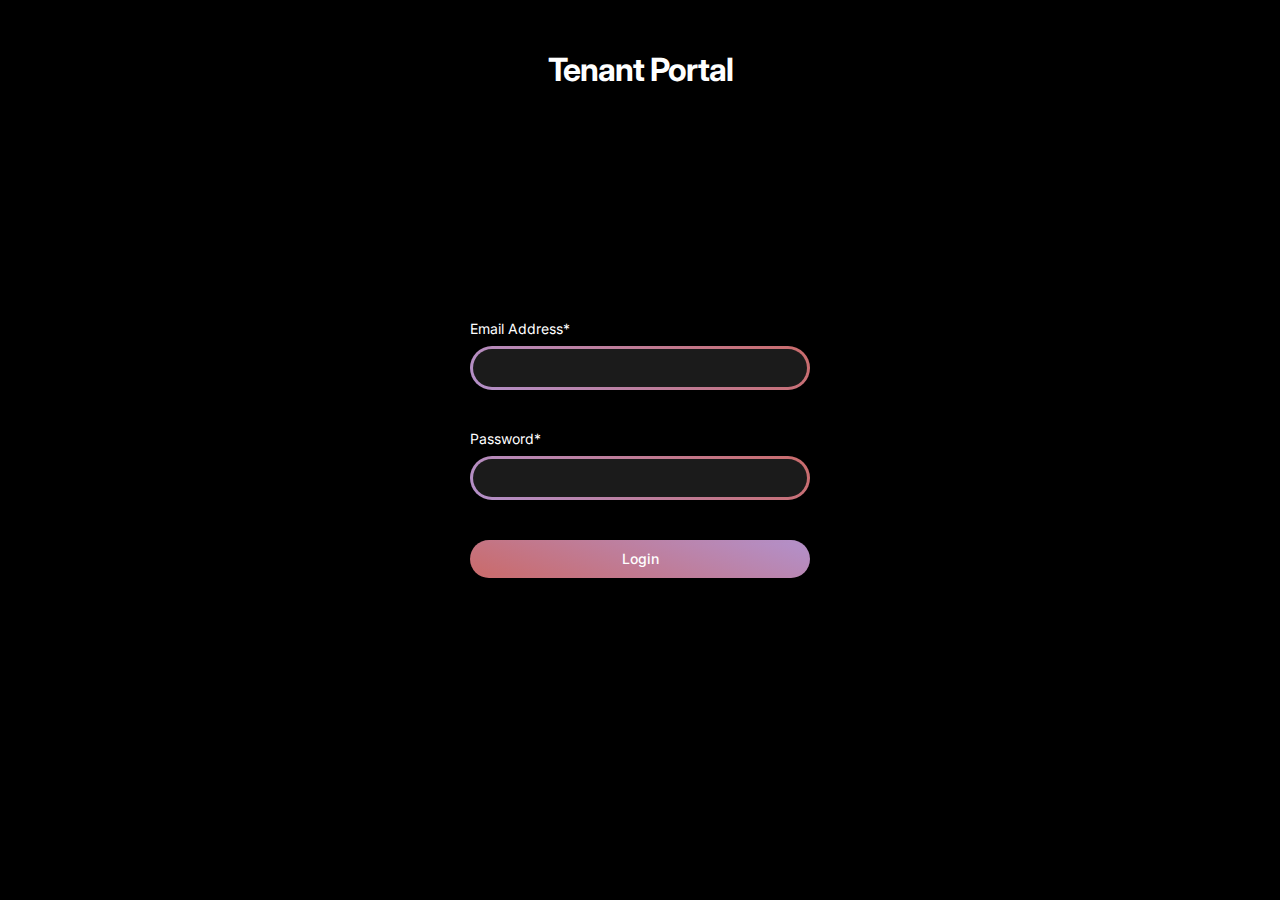
<file: index.html>
<!DOCTYPE html>
<html lang="en">
<head>
  <meta charset="UTF-8">
  <meta name="viewport" content="width=device-width, initial-scale=1.0">
  <title>Login</title>
  <link href="https://cdn.jsdelivr.net/npm/bootstrap@5.0.2/dist/css/bootstrap.min.css" rel="stylesheet" integrity="sha384-EVSTQN3/azprG1Anm3QDgpJLIm9Nao0Yz1ztcQTwFspd3yD65VohhpuuCOmLASjC" crossorigin="anonymous">
  <link rel="stylesheet" href="style.css">
  <link href="https://fonts.googleapis.com/css2?family=Inter:ital,opsz,wght@0,14..32,100..900;1,14..32,100..900&display=swap" rel="stylesheet">
</head>
<body>
  <!-- Main container for the login page, centered horizontally and vertically -->
  <div class="login-page text-center m-auto h-100">

    <!-- Background animation layer -->
    <div class="bg-anim"></div>

    <!-- Page title -->
    <h3 class="text-white fw-bold">Tenant Portal</h3>

    <!-- Container for the login form -->
    <div class="login-form">

      <!-- Login form itself -->
      <form action="#"
            class="d-flex max-340 m-auto align-items-start text-white flex-column justify-content-center"
            style="height: 80vh;">

        <!-- Email input field -->
        <label for="email" aria-required="true">Email Address*</label>
        <input type="text" name="email" id="email" required class="grd-border w-100 mt-2">

        <!-- Password input field -->
        <label for="password" aria-required="true" class="mt-40">Password*</label>
        <input type="password" name="password" id="password" required class="grd-border w-100 mt-2">

        <!-- Login button -->
        <button class="w-100 mw-100 mt-40 grd-btn d-block">
          <!-- Link inside button, navigates to welcome page -->
          <a href="welcome.html">Login</a>
        </button>
      </form>

    </div>
  </div>
</body>

</html>
</file>
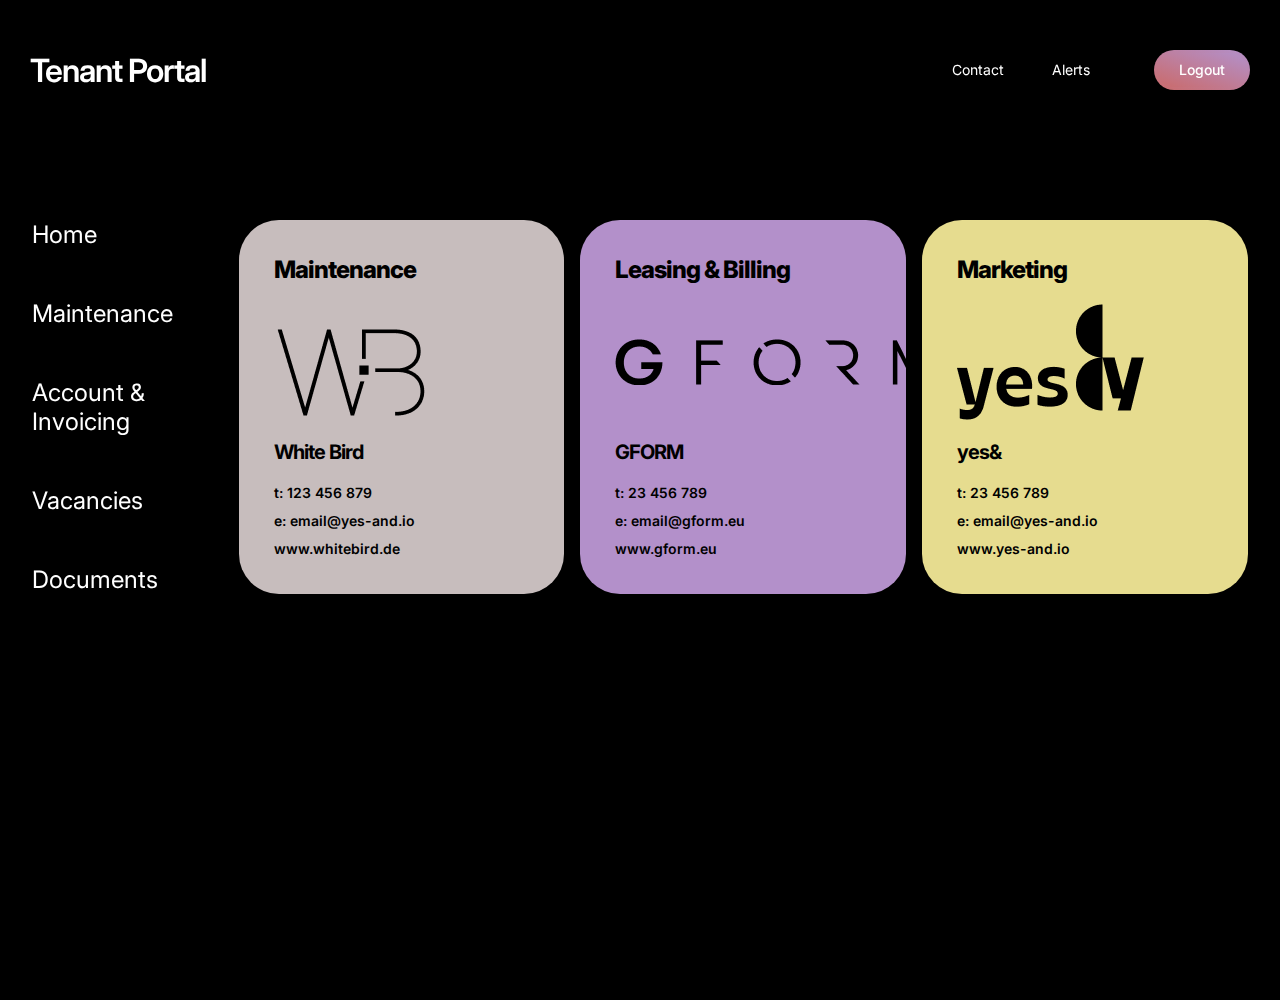
<file: contact.html>
<!DOCTYPE html>
<html lang="en">

<head>
  <meta charset="UTF-8">
  <meta name="viewport" content="width=device-width, initial-scale=1.0">
  <title>Contact</title>
  <link rel="stylesheet" href="style.css">
</head>

<body class="contact active">
  <!-- Main layout: sidebar + content -->
  <section class="row justify-content-between max-1635 mx-auto">

    <!-- Sidebar area -->
    <aside class="col-2 position-sticky top-50 start-0 z-1 sidebar">

      <!-- Header navigation -->
      <header class="position-fixed main-nav max-1635 px-10 px-xl-30">
        <div class="d-flex justify-content-between align-items-center">
          <h3 class="pg-title text-white mb-0">Tenant Portal</h3>

          <!-- Top menu -->
          <nav class="portal-menu desc-nav position-relative">
            <ul class="d-flex bg-none align-items-center mb-0">
              <li class="list-group-item bg-transparent text-white border-0 pe-5">
                <a href="contact.html">Contact</a>
              </li>
              <li class="list-group-item bg-transparent text-white border-0 pe-5 me-3">
                <a href="alerts.html">Alerts</a>
              </li>
              <li class="list-group-item bg-transparent text-white border-0 pe-0 py-0">
                <!-- Logout -->
                <button class="w-100 grd-btn lg-out">
                  <a href="index.html" style="font-weight: 500 !important;">Logout</a>
                </button>
              </li>
            </ul>
          </nav>
        </div>
      </header>

      <!-- Sidebar links -->
      <nav class="side-nav mt-150 pt-20">
        <ul class="d-flex flex-column ps-0 fs-24">
          <li class="list-group-item my-max-content"><a href="home.html">Home</a></li>
          <li class="list-group-item my-max-content"><a href="Maintenance.html">Maintenance</a></li>
          <li class="list-group-item my-max-content"><a href="#">Account & Invoicing</a></li>
          <li class="list-group-item my-max-content"><a href="#">Vacancies</a></li>
          <li class="list-group-item my-max-content mb-0"><a href="Documents.html">Documents</a></li>
        </ul>
      </nav>
    </aside>

    <!-- Main content -->
    <div class="col mt-150 pt-20 position-relative z-bottom">
      <div class="main d-flex flex-column gap-3">

        <!-- Contact cards -->
        <div class="row g-3 align-items-stretch">

          <!-- Maintenance -->
          <div class="col-4 d-flex">
            <div
              class="wb w-100 d-flex flex-column justify-content-between bg-silver-pink rounded-40 px-35 py-35 h-100">
              <h4 class="fw-800">Maintenance</h4>
              <div class="logo my-20 mt-40">
                <img src="/assets/white_bird.png" alt="white bird" />
              </div>
              <div class="comp-info">
                <h5 class="fw-700 text-black mb-20">White Bird</h5>
                <div class="details text-black d-flex flex-column space-row-10">
                  <p class="fw-600">t: <a href="tel:123456789">123 456 879</a></p>
                  <p class="fw-600">e: <a href="mailto:email@yes-and.io">email@yes-and.io</a></p>
                  <p class="fw-600"><a href="https://whitebird.de/" target="_blank">www.whitebird.de</a></p>
                </div>
              </div>
            </div>
          </div>

          <!-- Leasing & Billing -->
          <div class="col-4">
            <div
              class="gform w-100 d-flex flex-column justify-content-between bg-light-purple rounded-40 px-35 py-35 h-100">
              <h4 class="fw-800">Leasing & Billing</h4>
              <div class="logo my-20">
                <img src="/assets/Gform.png" alt="Gform logo" />
              </div>
              <div class="comp-info">
                <h5 class="fw-700 text-black mb-20">GFORM</h5>
                <div class="details text-black d-flex flex-column space-row-10">
                  <p class="fw-600">t: <a href="tel:123456789">23 456 789</a></p>
                  <p class="fw-600">e: <a href="mailto:email@gform.eu">email@gform.eu</a></p>
                  <p class="fw-600"><a href="https://www.gform.eu/" target="_blank">www.gform.eu</a></p>
                </div>
              </div>
            </div>
          </div>

          <!-- Marketing -->
          <div class="col-4">
            <div
              class="yesand w-100 d-flex flex-column justify-content-between bg-light-yellow rounded-40 px-35 py-35 h-100">
              <h4 class="fw-800">Marketing</h4>
              <div class="logo my-20">
                <img src="/assets/yes&.png" alt="yes& logo" />
              </div>
              <div class="comp-info">
                <h5 class="fw-700 text-black mb-20">yes&</h5>
                <div class="details text-black d-flex flex-column space-row-10">
                  <p class="fw-600">t: <a href="tel:123456789">23 456 789</a></p>
                  <p class="fw-600">e: <a href="mailto:email@yes-and.io">email@yes-and.io</a></p>
                  <p class="fw-600"><a href="https://yes-and.io/" target="_blank">www.yes-and.io</a></p>
                </div>
              </div>
            </div>
          </div>

        </div>
      </div>
    </div>
  </section>
</body>

</html>
</file>
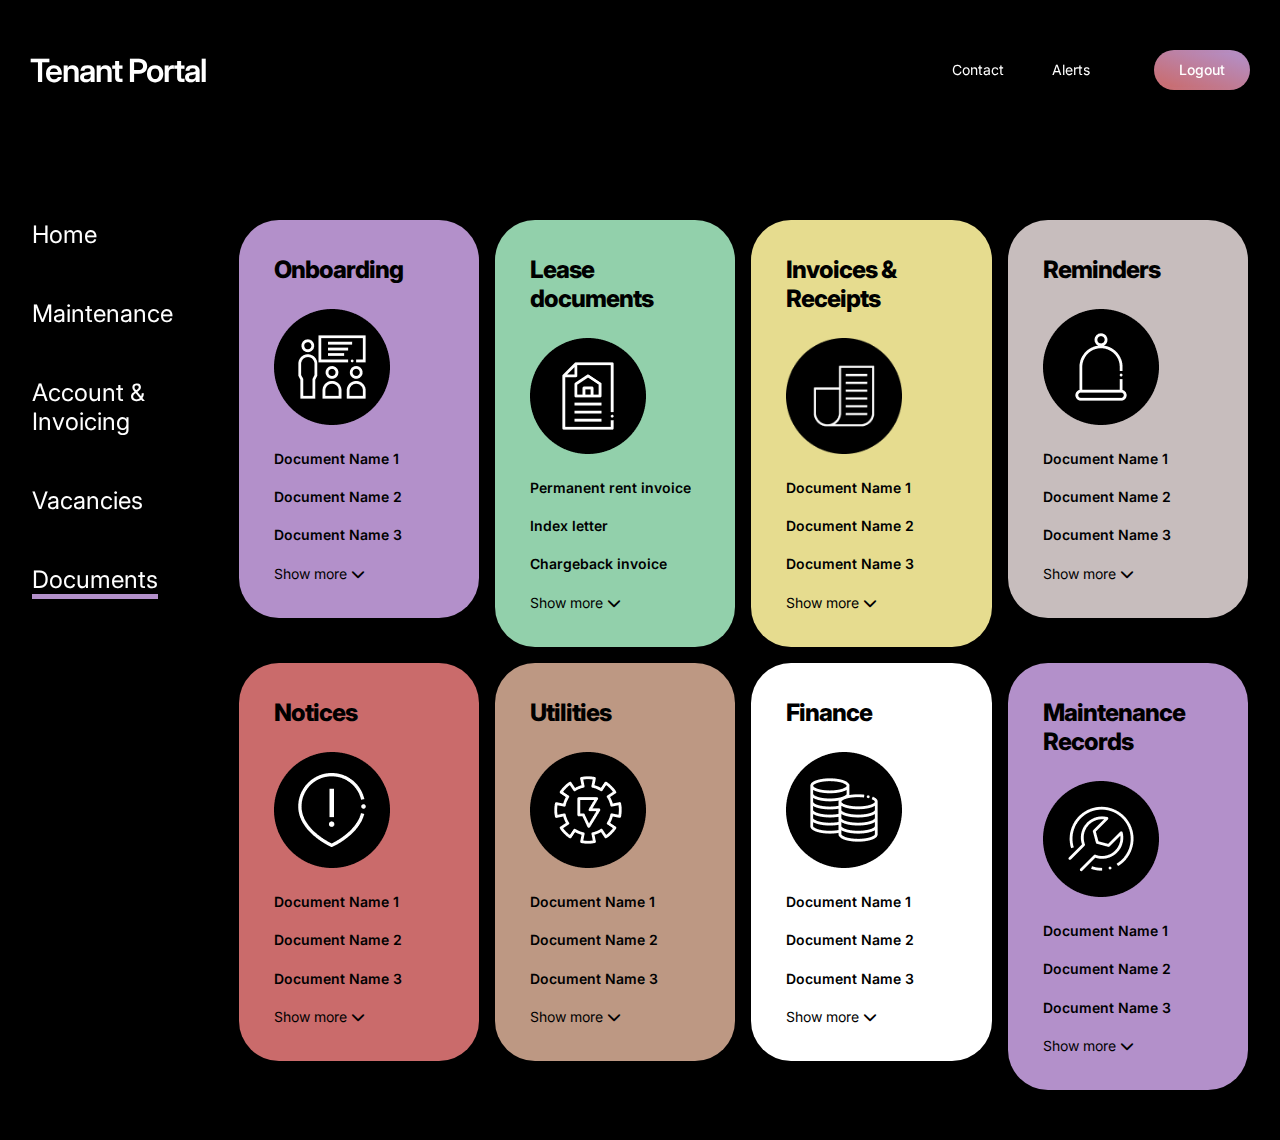
<file: Documents.html>
<!DOCTYPE html>
<html lang="en">

<head>
  <meta charset="UTF-8">
  <meta name="viewport" content="width=device-width, initial-scale=1.0">
  <title>Documents</title>
  <link rel="stylesheet" href="style.css">
</head>

<body class="documents active">
  <!-- Main section: page layout with sidebar and main content -->
  <section class="row justify-content-between max-1635 mx-auto ">

    <!-- Sidebar -->
    <aside class="col-2 position-sticky top-50 start-0 z-1 sidebar">

      <!-- Top navigation inside sidebar -->
      <header class="position-fixed main-nav max-1635 px-10 px-xl-30">
        <div class="d-flex justify-content-between align-items-center">
          <h3 class="pg-title text-white mb-0">Tenant Portal</h3>

          <!-- Header menu items -->
          <nav class="portal-menu desc-nav position-relative">
            <ul class="d-flex bg-none align-items-center mb-0">
              <li class="list-group-item bg-transparent text-white border-0 pe-5"><a href="contact.html">Contact</a>
              </li>
              <li class="list-group-item bg-transparent text-white border-0 pe-5 me-3"><a href="alerts.html">Alerts</a>
              </li>
              <li class="list-group-item bg-transparent text-white border-0 pe-0 py-0">
                <!-- Logout button -->
                <button class="w-100 grd-btn lg-out">
                  <a href="index.html" style="font-weight: 500 !important;">Logout</a>
                </button>
              </li>
            </ul>
          </nav>
        </div>
      </header>

      <!-- Sidebar navigation links -->
      <nav class="side-nav mt-150 pt-20">
        <ul class="d-flex flex-column ps-0 fs-24">
          <li class="list-group-item my-max-content"><a href="home.html">Home</a></li>
          <li class="list-group-item my-max-content"><a href="Maintenance.html">Maintenance</a></li>
          <li class="list-group-item my-max-content"><a href="#">Account & Invoicing</a></li>
          <li class="list-group-item my-max-content"><a href="#">Vacancies</a></li>
          <li class="list-group-item my-max-content mb-0 current-page"><a href="#">Documents</a></li>
        </ul>
      </nav>
    </aside>

    <!-- Main content area -->
    <div class="col mt-150 pt-20 position-relative z-bottom">
      <div class="main d-flex flex-column gap-3">
        <div class="row g-3 felx-wrap doc-wrap align-items-start">

          <!-- Onboarding section -->
          <div class="col-3">
            <div class="expand-card py-35 px-35 h-100 bg-light-purple rounded-40 d-flex flex-column justify-content-between align-items-start space-row-25">
              <h4 class="fw-800">Onboarding</h4>
              <img src="assets/onboarding.png" alt="Onboarding">
              <div class="docs-data">
                <div class="documents d-flex flex-column space-row-10">
                  <a href="#" class="doc-link d-flex align-items-center mb-10" download>Document Name 1</a>
                  <a href="#" class="doc-link d-flex align-items-center mb-10" download>Document Name 2</a>
                  <a href="#" class="doc-link d-flex align-items-center mb-10" download>Document Name 3</a>
                  <a href="#" class="doc-link d-flex align-items-center mb-10" download>Document Name 4</a>
                  <a href="#" class="doc-link d-flex align-items-center mb-10" download>Document Name 5</a>
                  <a href="#" class="doc-link d-flex align-items-center mb-10" download>Document Name 6</a>
                  <a href="#" class="doc-link d-flex align-items-center mb-10" download>Document Name 7</a>
                  <a href="#" class="doc-link d-flex align-items-center mb-10" download>Document Name 8</a>
                  <a href="#" class="doc-link d-flex align-items-center mb-10" download>Document Name 9</a>
                  <a href="#" class="doc-link d-flex align-items-center mb-10" download>Document Name 10</a>
                  <a href="#" class="doc-link d-flex align-items-center mb-10" download>Document Name 11</a>
                  <a href="#" class="doc-link d-flex align-items-center mb-10" download>Document Name 12</a>
                  <a href="#" class="doc-link d-flex align-items-center mb-10" download>Document Name 13</a>
                  <a href="#" class="doc-link d-flex align-items-center mb-10" download>Document Name 14</a>
                  <a href="#" class="doc-link d-flex align-items-center mb-10" download>Document Name 15</a>
                </div>
                <div class="cts-tgl-btn position-relative">
                  <input type="checkbox" class="position-absolute">Show more <i class="fa-solid fa-chevron-down"></i><i class="fa-solid fa-chevron-up"></i>
                </div>
              </div>
            </div>
          </div>

          <!-- Lease section -->
          <div class="col-3">
            <div class="expand-card py-35 px-35 h-100 bg-mint-green rounded-40 d-flex flex-column justify-content-between align-items-start space-row-25">
              <h4 class="fw-800">Lease documents</h4>
              <img src="assets/Lease_docs.png" alt="Onboarding">
              <div class="docs-data">
                <div class="documents d-flex flex-column space-row-10">
                  <a href="#" class="doc-link d-flex align-items-center mb-10" download>Permanent rent invoice</a>
                  <a href="#" class="doc-link d-flex align-items-center mb-10" download>Index letter</a>
                  <a href="#" class="doc-link d-flex align-items-center mb-10" download>Chargeback invoice</a>
                  <a href="#" class="doc-link d-flex align-items-center mb-10" download>Document Name 4</a>
                  <a href="#" class="doc-link d-flex align-items-center mb-10" download>Document Name 5</a>
                  <a href="#" class="doc-link d-flex align-items-center mb-10" download>Document Name 6</a>
                  <a href="#" class="doc-link d-flex align-items-center mb-10" download>Document Name 7</a>
                  <a href="#" class="doc-link d-flex align-items-center mb-10" download>Document Name 8</a>
                  <a href="#" class="doc-link d-flex align-items-center mb-10" download>Document Name 9</a>
                  <a href="#" class="doc-link d-flex align-items-center mb-10" download>Document Name 10</a>
                  <a href="#" class="doc-link d-flex align-items-center mb-10" download>Document Name 11</a>
                  <a href="#" class="doc-link d-flex align-items-center mb-10" download>Document Name 12</a>
                  <a href="#" class="doc-link d-flex align-items-center mb-10" download>Document Name 13</a>
                  <a href="#" class="doc-link d-flex align-items-center mb-10" download>Document Name 14</a>
                  <a href="#" class="doc-link d-flex align-items-center mb-10" download>Document Name 15</a>
                </div>
                <div class="cts-tgl-btn position-relative">
                  <input type="checkbox" class="position-absolute">Show more <i class="fa-solid fa-chevron-down"></i><i class="fa-solid fa-chevron-up"></i>
                </div>
              </div>
            </div>
          </div>

          <!-- Invoices section -->
          <div class="col-3">
            <div class="expand-card py-35 px-35 h-100 bg-light-yellow rounded-40 d-flex flex-column justify-content-between align-items-start space-row-25">
              <h4 class="fw-800">Invoices & Receipts</h4>
              <img src="assets/Invoices.png" alt="Onboarding">
              <div class="docs-data">
                <div class="documents d-flex flex-column space-row-10">
                  <a href="#" class="doc-link d-flex align-items-center mb-10" download>Document Name 1</a>
                  <a href="#" class="doc-link d-flex align-items-center mb-10" download>Document Name 2</a>
                  <a href="#" class="doc-link d-flex align-items-center mb-10" download>Document Name 3</a>
                  <a href="#" class="doc-link d-flex align-items-center mb-10" download>Document Name 4</a>
                  <a href="#" class="doc-link d-flex align-items-center mb-10" download>Document Name 5</a>
                  <a href="#" class="doc-link d-flex align-items-center mb-10" download>Document Name 6</a>
                  <a href="#" class="doc-link d-flex align-items-center mb-10" download>Document Name 7</a>
                  <a href="#" class="doc-link d-flex align-items-center mb-10" download>Document Name 8</a>
                  <a href="#" class="doc-link d-flex align-items-center mb-10" download>Document Name 9</a>
                  <a href="#" class="doc-link d-flex align-items-center mb-10" download>Document Name 10</a>
                  <a href="#" class="doc-link d-flex align-items-center mb-10" download>Document Name 11</a>
                  <a href="#" class="doc-link d-flex align-items-center mb-10" download>Document Name 12</a>
                  <a href="#" class="doc-link d-flex align-items-center mb-10" download>Document Name 13</a>
                  <a href="#" class="doc-link d-flex align-items-center mb-10" download>Document Name 14</a>
                  <a href="#" class="doc-link d-flex align-items-center mb-10" download>Document Name 15</a>
                </div>
                <div class="cts-tgl-btn position-relative">
                  <input type="checkbox" class="position-absolute">Show more <i class="fa-solid fa-chevron-down"></i><i class="fa-solid fa-chevron-up"></i>
                </div>
              </div>
            </div>
          </div>

          <!-- Reminders section -->
          <div class="col-3">
            <div class="expand-card py-35 px-35 h-100 bg-silver-pink rounded-40 d-flex flex-column justify-content-between align-items-start space-row-25">
              <h4 class="fw-800">Reminders</h4>
              <img src="assets/Remainders.png" alt="Onboarding">
              <div class="docs-data">
                <div class="documents d-flex flex-column space-row-10">
                  <a href="#" class="doc-link d-flex align-items-center mb-10" download>Document Name 1</a>
                  <a href="#" class="doc-link d-flex align-items-center mb-10" download>Document Name 2</a>
                  <a href="#" class="doc-link d-flex align-items-center mb-10" download>Document Name 3</a>
                  <a href="#" class="doc-link d-flex align-items-center mb-10" download>Document Name 4</a>
                  <a href="#" class="doc-link d-flex align-items-center mb-10" download>Document Name 5</a>
                  <a href="#" class="doc-link d-flex align-items-center mb-10" download>Document Name 6</a>
                  <a href="#" class="doc-link d-flex align-items-center mb-10" download>Document Name 7</a>
                  <a href="#" class="doc-link d-flex align-items-center mb-10" download>Document Name 8</a>
                  <a href="#" class="doc-link d-flex align-items-center mb-10" download>Document Name 9</a>
                  <a href="#" class="doc-link d-flex align-items-center mb-10" download>Document Name 10</a>
                  <a href="#" class="doc-link d-flex align-items-center mb-10" download>Document Name 11</a>
                  <a href="#" class="doc-link d-flex align-items-center mb-10" download>Document Name 12</a>
                  <a href="#" class="doc-link d-flex align-items-center mb-10" download>Document Name 13</a>
                  <a href="#" class="doc-link d-flex align-items-center mb-10" download>Document Name 14</a>
                  <a href="#" class="doc-link d-flex align-items-center mb-10" download>Document Name 15</a>
                </div>
                <div class="cts-tgl-btn position-relative">
                  <input type="checkbox" class="position-absolute">Show more <i class="fa-solid fa-chevron-down"></i><i class="fa-solid fa-chevron-up"></i>
                </div>
              </div>
            </div>
          </div>

          <!-- Notice section -->
          <div class="col-3">
            <div class="expand-card py-35 px-35 h-100 bg-rose-red rounded-40 d-flex flex-column justify-content-between align-items-start space-row-25">
              <h4 class="fw-800">Notices</h4>
              <img src="assets/Notices.png" alt="Onboarding">
              <div class="docs-data">
                <div class="documents d-flex flex-column space-row-10">
                  <a href="#" class="doc-link d-flex align-items-center mb-10" download>Document Name 1</a>
                  <a href="#" class="doc-link d-flex align-items-center mb-10" download>Document Name 2</a>
                  <a href="#" class="doc-link d-flex align-items-center mb-10" download>Document Name 3</a>
                  <a href="#" class="doc-link d-flex align-items-center mb-10" download>Document Name 4</a>
                  <a href="#" class="doc-link d-flex align-items-center mb-10" download>Document Name 5</a>
                  <a href="#" class="doc-link d-flex align-items-center mb-10" download>Document Name 6</a>
                  <a href="#" class="doc-link d-flex align-items-center mb-10" download>Document Name 7</a>
                  <a href="#" class="doc-link d-flex align-items-center mb-10" download>Document Name 8</a>
                  <a href="#" class="doc-link d-flex align-items-center mb-10" download>Document Name 9</a>
                  <a href="#" class="doc-link d-flex align-items-center mb-10" download>Document Name 10</a>
                  <a href="#" class="doc-link d-flex align-items-center mb-10" download>Document Name 11</a>
                  <a href="#" class="doc-link d-flex align-items-center mb-10" download>Document Name 12</a>
                  <a href="#" class="doc-link d-flex align-items-center mb-10" download>Document Name 13</a>
                  <a href="#" class="doc-link d-flex align-items-center mb-10" download>Document Name 14</a>
                  <a href="#" class="doc-link d-flex align-items-center mb-10" download>Document Name 15</a>
                </div>
                <div class="cts-tgl-btn position-relative">
                  <input type="checkbox" class="position-absolute">Show more <i class="fa-solid fa-chevron-down"></i><i class="fa-solid fa-chevron-up"></i>
                </div>
              </div>
            </div>
          </div>

          <!-- Utilities section -->
          <div class="col-3">
            <div class="expand-card py-35 px-35 h-100 bg-light-brown rounded-40 d-flex flex-column justify-content-between align-items-start space-row-25">
              <h4 class="fw-800">Utilities</h4>
              <img src="assets/Utilities.png" alt="Onboarding">
              <div class="docs-data">
                <div class="documents d-flex flex-column space-row-10">
                  <a href="#" class="doc-link d-flex align-items-center mb-10" download>Document Name 1</a>
                  <a href="#" class="doc-link d-flex align-items-center mb-10" download>Document Name 2</a>
                  <a href="#" class="doc-link d-flex align-items-center mb-10" download>Document Name 3</a>
                  <a href="#" class="doc-link d-flex align-items-center mb-10" download>Document Name 4</a>
                  <a href="#" class="doc-link d-flex align-items-center mb-10" download>Document Name 5</a>
                  <a href="#" class="doc-link d-flex align-items-center mb-10" download>Document Name 6</a>
                  <a href="#" class="doc-link d-flex align-items-center mb-10" download>Document Name 7</a>
                  <a href="#" class="doc-link d-flex align-items-center mb-10" download>Document Name 8</a>
                  <a href="#" class="doc-link d-flex align-items-center mb-10" download>Document Name 9</a>
                  <a href="#" class="doc-link d-flex align-items-center mb-10" download>Document Name 10</a>
                  <a href="#" class="doc-link d-flex align-items-center mb-10" download>Document Name 11</a>
                  <a href="#" class="doc-link d-flex align-items-center mb-10" download>Document Name 12</a>
                  <a href="#" class="doc-link d-flex align-items-center mb-10" download>Document Name 13</a>
                  <a href="#" class="doc-link d-flex align-items-center mb-10" download>Document Name 14</a>
                  <a href="#" class="doc-link d-flex align-items-center mb-10" download>Document Name 15</a>
                </div>
                <div class="cts-tgl-btn position-relative">
                  <input type="checkbox" class="position-absolute">Show more <i class="fa-solid fa-chevron-down"></i><i class="fa-solid fa-chevron-up"></i>
                </div>
              </div>
            </div>
          </div>

          <!-- Finance section -->
          <div class="col-3">
            <div class="expand-card py-35 px-35 h-100 bg-white rounded-40 d-flex flex-column justify-content-between align-items-start space-row-25">
              <h4 class="fw-800">Finance</h4>
              <img src="assets/Finance.png" alt="Onboarding">
              <div class="docs-data">
                <div class="documents d-flex flex-column space-row-10">
                  <a href="#" class="doc-link d-flex align-items-center mb-10" download>Document Name 1</a>
                  <a href="#" class="doc-link d-flex align-items-center mb-10" download>Document Name 2</a>
                  <a href="#" class="doc-link d-flex align-items-center mb-10" download>Document Name 3</a>
                  <a href="#" class="doc-link d-flex align-items-center mb-10" download>Document Name 4</a>
                  <a href="#" class="doc-link d-flex align-items-center mb-10" download>Document Name 5</a>
                  <a href="#" class="doc-link d-flex align-items-center mb-10" download>Document Name 6</a>
                  <a href="#" class="doc-link d-flex align-items-center mb-10" download>Document Name 7</a>
                  <a href="#" class="doc-link d-flex align-items-center mb-10" download>Document Name 8</a>
                  <a href="#" class="doc-link d-flex align-items-center mb-10" download>Document Name 9</a>
                  <a href="#" class="doc-link d-flex align-items-center mb-10" download>Document Name 10</a>
                  <a href="#" class="doc-link d-flex align-items-center mb-10" download>Document Name 11</a>
                  <a href="#" class="doc-link d-flex align-items-center mb-10" download>Document Name 12</a>
                  <a href="#" class="doc-link d-flex align-items-center mb-10" download>Document Name 13</a>
                  <a href="#" class="doc-link d-flex align-items-center mb-10" download>Document Name 14</a>
                  <a href="#" class="doc-link d-flex align-items-center mb-10" download>Document Name 15</a>
                </div>
                <div class="cts-tgl-btn position-relative">
                  <input type="checkbox" class="position-absolute">Show more <i class="fa-solid fa-chevron-down"></i><i class="fa-solid fa-chevron-up"></i>
                </div>
              </div>
            </div>
          </div>

          <!-- Maintenance section -->
          <div class="col-3">
            <div class="expand-card py-35 px-35 h-100 bg-light-purple rounded-40 d-flex flex-column justify-content-between align-items-start space-row-25">
              <h4 class="fw-800">Maintenance Records</h4>
              <img src="assets/Maintanance_Records.png" alt="Onboarding">
              <div class="docs-data">
                <div class="documents d-flex flex-column space-row-10">
                  <a href="#" class="doc-link d-flex align-items-center mb-10" download>Document Name 1</a>
                  <a href="#" class="doc-link d-flex align-items-center mb-10" download>Document Name 2</a>
                  <a href="#" class="doc-link d-flex align-items-center mb-10" download>Document Name 3</a>
                  <a href="#" class="doc-link d-flex align-items-center mb-10" download>Document Name 4</a>
                  <a href="#" class="doc-link d-flex align-items-center mb-10" download>Document Name 5</a>
                  <a href="#" class="doc-link d-flex align-items-center mb-10" download>Document Name 6</a>
                  <a href="#" class="doc-link d-flex align-items-center mb-10" download>Document Name 7</a>
                  <a href="#" class="doc-link d-flex align-items-center mb-10" download>Document Name 8</a>
                  <a href="#" class="doc-link d-flex align-items-center mb-10" download>Document Name 9</a>
                  <a href="#" class="doc-link d-flex align-items-center mb-10" download>Document Name 10</a>
                  <a href="#" class="doc-link d-flex align-items-center mb-10" download>Document Name 11</a>
                  <a href="#" class="doc-link d-flex align-items-center mb-10" download>Document Name 12</a>
                  <a href="#" class="doc-link d-flex align-items-center mb-10" download>Document Name 13</a>
                  <a href="#" class="doc-link d-flex align-items-center mb-10" download>Document Name 14</a>
                  <a href="#" class="doc-link d-flex align-items-center mb-10" download>Document Name 15</a>
                </div>
                <div class="cts-tgl-btn position-relative">
                  <input type="checkbox" class="position-absolute">Show more <i class="fa-solid fa-chevron-down"></i><i class="fa-solid fa-chevron-up"></i>
                </div>
              </div>
            </div>
          </div>

          <!-- End -->
        </div>
      </div>
    </div>
  </section>
</body>

</html>
</file>
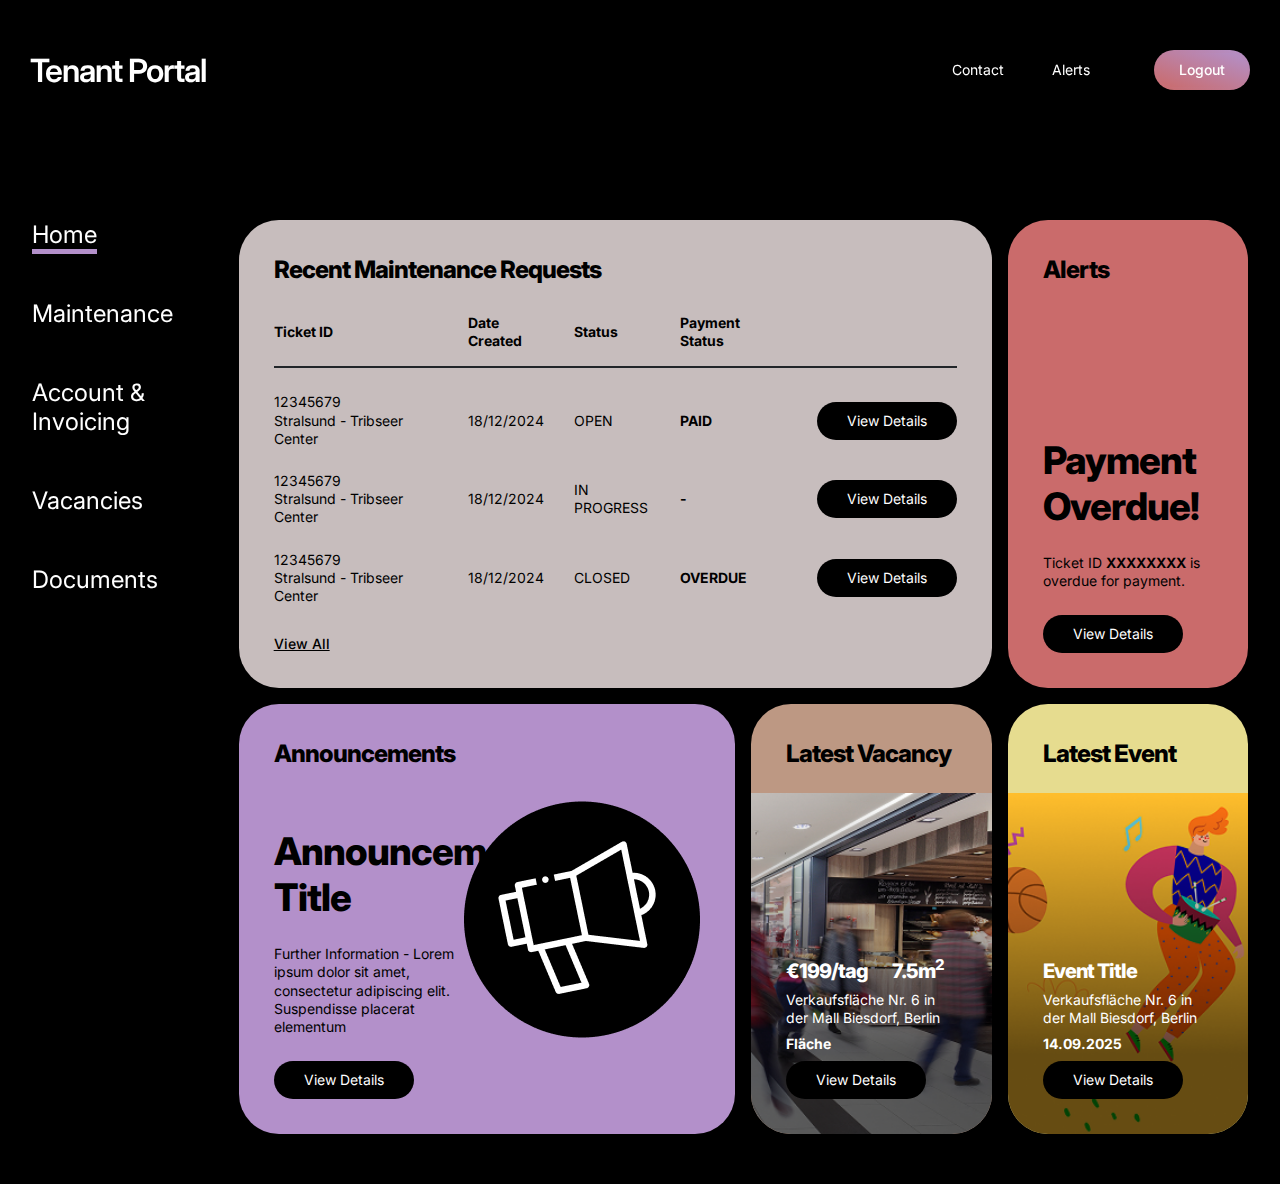
<file: home.html>
<!DOCTYPE html>
<html lang="en">

<head>
  <meta charset="UTF-8">
  <meta name="viewport" content="width=device-width, initial-scale=1.0">
  <title>Home</title>
  <link rel="stylesheet" href="style.css">
</head>

<body class="home active">
  <!-- Main section: page layout with sidebar and main content -->
  <section class="row justify-content-between max-1635 mx-auto ">

    <!-- Sidebar -->
    <aside class="col-2 position-sticky top-50 start-0 z-1 sidebar">

      <!-- Top navigation inside sidebar -->
      <header class="position-fixed main-nav max-1635 px-10 px-xl-30">
        <div class="d-flex justify-content-between align-items-center">
          <h3 class="pg-title text-white mb-0"><a href="home.html">Tenant Portal</a></h3>

          <!-- Header menu items -->
          <nav class="portal-menu desc-nav position-relative">
            <ul class="d-flex bg-none align-items-center mb-0">
              <li class="list-group-item bg-transparent text-white border-0 pe-5"><a href="contact.html">Contact</a></li>
              <li class="list-group-item bg-transparent text-white border-0 pe-5 me-3"><a href="alerts.html">Alerts</a></li>
              <li class="list-group-item bg-transparent text-white border-0 pe-0 py-0">
                <!-- Logout button -->
                <button class="w-100 grd-btn lg-out">
                  <a href="index.html" style="font-weight: 500 !important;">Logout</a>
                </button>
              </li>
            </ul>
          </nav>
        </div>
      </header>

      <!-- Sidebar navigation links -->
      <nav class="side-nav mt-150 pt-20">
        <ul class="d-flex flex-column ps-0 fs-24">
          <li class="list-group-item my-max-content current-page"><a href="#">Home</a></li>
          <li class="list-group-item my-max-content"><a href="Maintenance.html">Maintenance</a></li>
          <li class="list-group-item my-max-content"><a href="#">Account & Invoicing</a></li>
          <li class="list-group-item my-max-content"><a href="#">Vacancies</a></li>
          <li class="list-group-item my-max-content mb-0"><a href="Documents.html">Documents</a></li>
        </ul>
      </nav>
    </aside>

    <!-- Main content area -->
    <div class="col mt-150 pt-20 position-relative z-bottom">
      <div class="main d-flex flex-column gap-3">

        <!-- First row: Maintenance requests and alerts slider -->
        <div class="row g-3 align">

          <!-- Recent maintenance requests -->
          <div class="col-9">
            <div class="r-req px-35 py-35 bg-silver-pink rounded-40">
              <h4 class="fw-800">Recent Maintenance Requests</h4>

              <!-- Table header -->
              <div class="req-data mt-30">
                <div class="row g-0 gap-4 align-items-center border-2 border-bottom border-dark pb-3 d-head mb-5">
                  <div class="col-3 fw-700">Ticket ID</div>
                  <div class="col fw-700">Date Created</div>
                  <div class="col fw-700">Status</div>
                  <div class="col fw-700">Payment Status </div>
                  <div class="col-3 fw-700"></div>
                </div>

                <!-- Table body with sample rows -->
                <div class="d-body d-flex gap-4 flex-column pt-20 mb-30">
                  <div class="row g-0 gap-4 align-items-center">
                    <div class="col-3">12345679 <br>Stralsund - Tribseer Center</div>
                    <div class="col">18/12/2024</div>
                    <div class="col">OPEN</div>
                    <div class="col"><strong>PAID</strong></div>
                    <div class="col-3">
                      <button class="dark ml-auto d-block"><a href="request-details.html">View Details</a></button>
                    </div>
                  </div>
                  <div class="row g-0 gap-4 align-items-center">
                    <div class="col-3">12345679 <br>Stralsund - Tribseer Center</div>
                    <div class="col">18/12/2024</div>
                    <div class="col">IN PROGRESS</div>
                    <div class="col"><strong>-</strong></div>
                    <div class="col-3">
                      <button class="dark ml-auto d-block"><a href="request-details.html">View Details</a></button>
                    </div>
                  </div>
                  <div class="row g-0 gap-4 align-items-center">
                    <div class="col-3">12345679 <br>Stralsund - Tribseer Center</div>
                    <div class="col">18/12/2024</div>
                    <div class="col">CLOSED</div>
                    <div class="col"><strong>OVERDUE</strong></div>
                    <div class="col-3">
                      <button class="dark ml-auto d-block"><a href="request-details.html">View Details</a></button>
                    </div>
                  </div>
                </div>
              </div>

              <!-- Link to view all requests -->
              <a href="Maintenance-request.html" class="text-dark fw-500 text-decoration-underline">View All</a>
            </div>
          </div>

          <!-- Alerts slider -->
          <div class="col-3">
            <div class="autoslider d-flex overflow-hidden h-100 flex-row">
              <!-- First alert slide -->
              <div
                class="slider-1 px-35 py-35 bg-rose-red rounded-40 d-flex flex-column justify-content-between position-relative">
                <h4 class="fw-800">Alerts</h4>
                <div class="content-inner">
                  <h2 class="fs-38 text-dark mb-25 fw-800">Payment Overdue!</h2>
                  <p class="text-dark pb-5 mb-20">Ticket ID <strong>XXXXXXXX</strong> is overdue for payment.</p>
                  <button class="dark"><a href="#">View Details</a></button>
                </div>
              </div>

              <!-- Second alert slide -->
              <div
                class="slider-2 px-35 py-35 bg-white rounded-40 d-flex flex-column justify-content-between position-relative">
                <h4 class="fw-800">Alerts</h4>
                <div class="content-inner">
                  <h2 class="fs-38 text-dark mb-25 fw-800">Upcoming Maintenance</h2>
                  <p class="text-dark pb-5 mb-20">ID XXXXXXX is due to begin work on <strong>09.09.2025</strong>.</p>
                  <button class="dark"><a href="#">View Details</a></button>
                </div>
              </div>
            </div>
          </div>
        </div>

        <!-- Second row: Announcements, Latest Vacancy, Latest Event -->
        <div class="row g-3 align-items-stretch">

          <!-- Announcements -->
          <div class="col-6">
            <div class="announs px-35 py-35 bg-light-purple rounded-40 d-flex">
              <div class="col-6">
                <h4 class="fw-800 mb-60">Announcements</h4>
                <h2 class="fs-38 text-dark pb-5 mb-20 fw-800">Announcement Title</h2>
                <p class="text-dark pb-5 mb-20">Further Information - Lorem ipsum dolor sit amet, consectetur adipiscing
                  elit. Suspendisse placerat elementum</p>
                <button class="dark"><a href="#">View Details</a></button>
              </div>
              <div class="col-6 d-flex justify-content-end align-items-center">
                <img src="../assets/announcement.png" alt="Announcement">
              </div>
            </div>
          </div>

          <!-- Latest Vacancy -->
          <div class="col-3">
            <div
              class="lt-vac bg-light-brown rounded-40 h-100 d-flex flex-column justify-content-between overflow-hidden">
              <h4 class="fw-800 px-35 pt-35 pb-25">Latest Vacancy</h4>
              <div class="info px-35 pb-35 d-flex flex-column h-100 justify-content-end gap-2">
                <h5 class="text-white fw-800 d-flex gap-4"><span>€199/tag</span> <span>7.5m<sup>2</sup></span></h5>
                <p class="text-white mb-0">Verkaufsfläche Nr. 6 in der Mall Biesdorf, Berlin</p>
                <strong class="text-white">Fläche</strong>
                <button class="dark my-max-content"><a href="#">View Details</a></button>
              </div>
            </div>
          </div>

          <!-- Latest Event -->
          <div class="col-3">
            <div
              class="lt-eve bg-light-yellow rounded-40 h-100 d-flex flex-column justify-content-between overflow-hidden">
              <h4 class="fw-800 px-35 pt-35 pb-25">Latest Event</h4>
              <div class="info px-35 pb-35 d-flex flex-column h-100 justify-content-end gap-2">
                <h5 class="text-white fw-800 d-flex gap-4">Event Title</h5>
                <p class="text-white mb-0">Verkaufsfläche Nr. 6 in der Mall Biesdorf, Berlin</p>
                <strong class="text-white">14.09.2025</strong>
                <button class="dark my-max-content"><a href="#">View Details</a></button>
              </div>
            </div>
          </div>

        </div>
      </div>
    </div>
  </section>
</body>


</html>
</file>
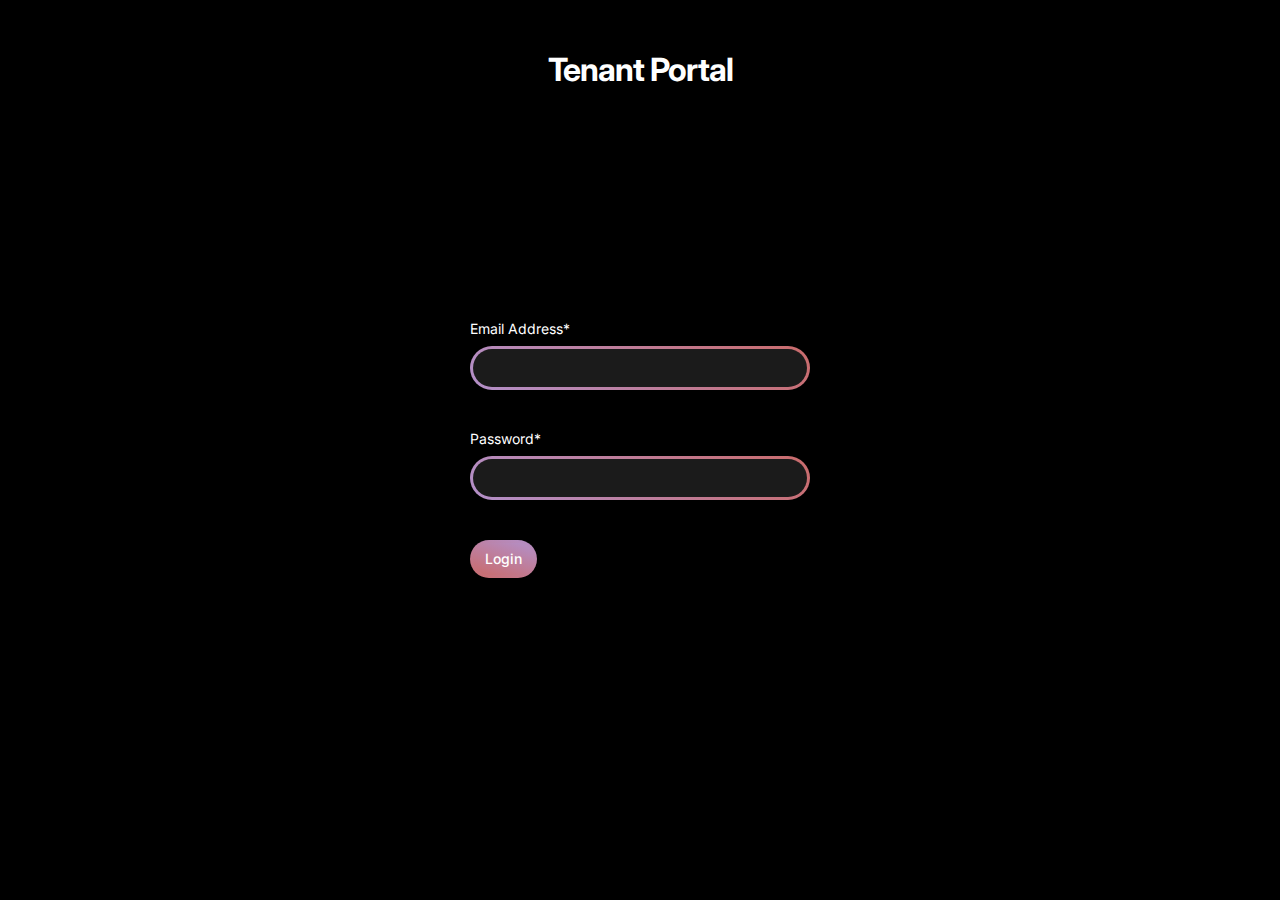
<file: login.html>
<!DOCTYPE html>
<html lang="en">
<head>
  <meta charset="UTF-8">
  <meta name="viewport" content="width=device-width, initial-scale=1.0">
  <title>Login</title>
  <link href="https://cdn.jsdelivr.net/npm/bootstrap@5.0.2/dist/css/bootstrap.min.css" rel="stylesheet" integrity="sha384-EVSTQN3/azprG1Anm3QDgpJLIm9Nao0Yz1ztcQTwFspd3yD65VohhpuuCOmLASjC" crossorigin="anonymous">
  <link rel="stylesheet" href="style.css">
  <link href="https://fonts.googleapis.com/css2?family=Inter:ital,opsz,wght@0,14..32,100..900;1,14..32,100..900&display=swap" rel="stylesheet">
</head>
<body>
  <!-- Main container for the login page, centered horizontally and vertically -->
  <div class="login-page text-center m-auto h-100">

    <!-- Background animation layer -->
    <div class="bg-anim"></div>

    <!-- Page title -->
    <h3 class="text-white fw-bold">Tenant Portal</h3>

    <!-- Container for the login form -->
    <div class="login-form">

      <!-- Login form itself -->
      <form action="#"
            class="d-flex max-340 m-auto align-items-start text-white flex-column m-auto justify-content-center"
            style="height: 80vh;">

        <!-- Email input field -->
        <label for="email" aria-required="true">Email Address*</label>
        <input type="text" name="email" id="email" required class="grd-border w-100 mt-2">

        <!-- Password input field -->
        <label for="password" aria-required="true" class="mt-40">Password*</label>
        <input type="password" name="password" id="password" required class="grd-border w-100 mt-2">

        <!-- Login button -->
        <button class="w-100 mt-40 grd-btn">
          <!-- Link inside button, navigates to welcome page -->
          <a href="welcome.html">Login</a>
        </button>
      </form>

    </div>
  </div>
</body>

</html>
</file>
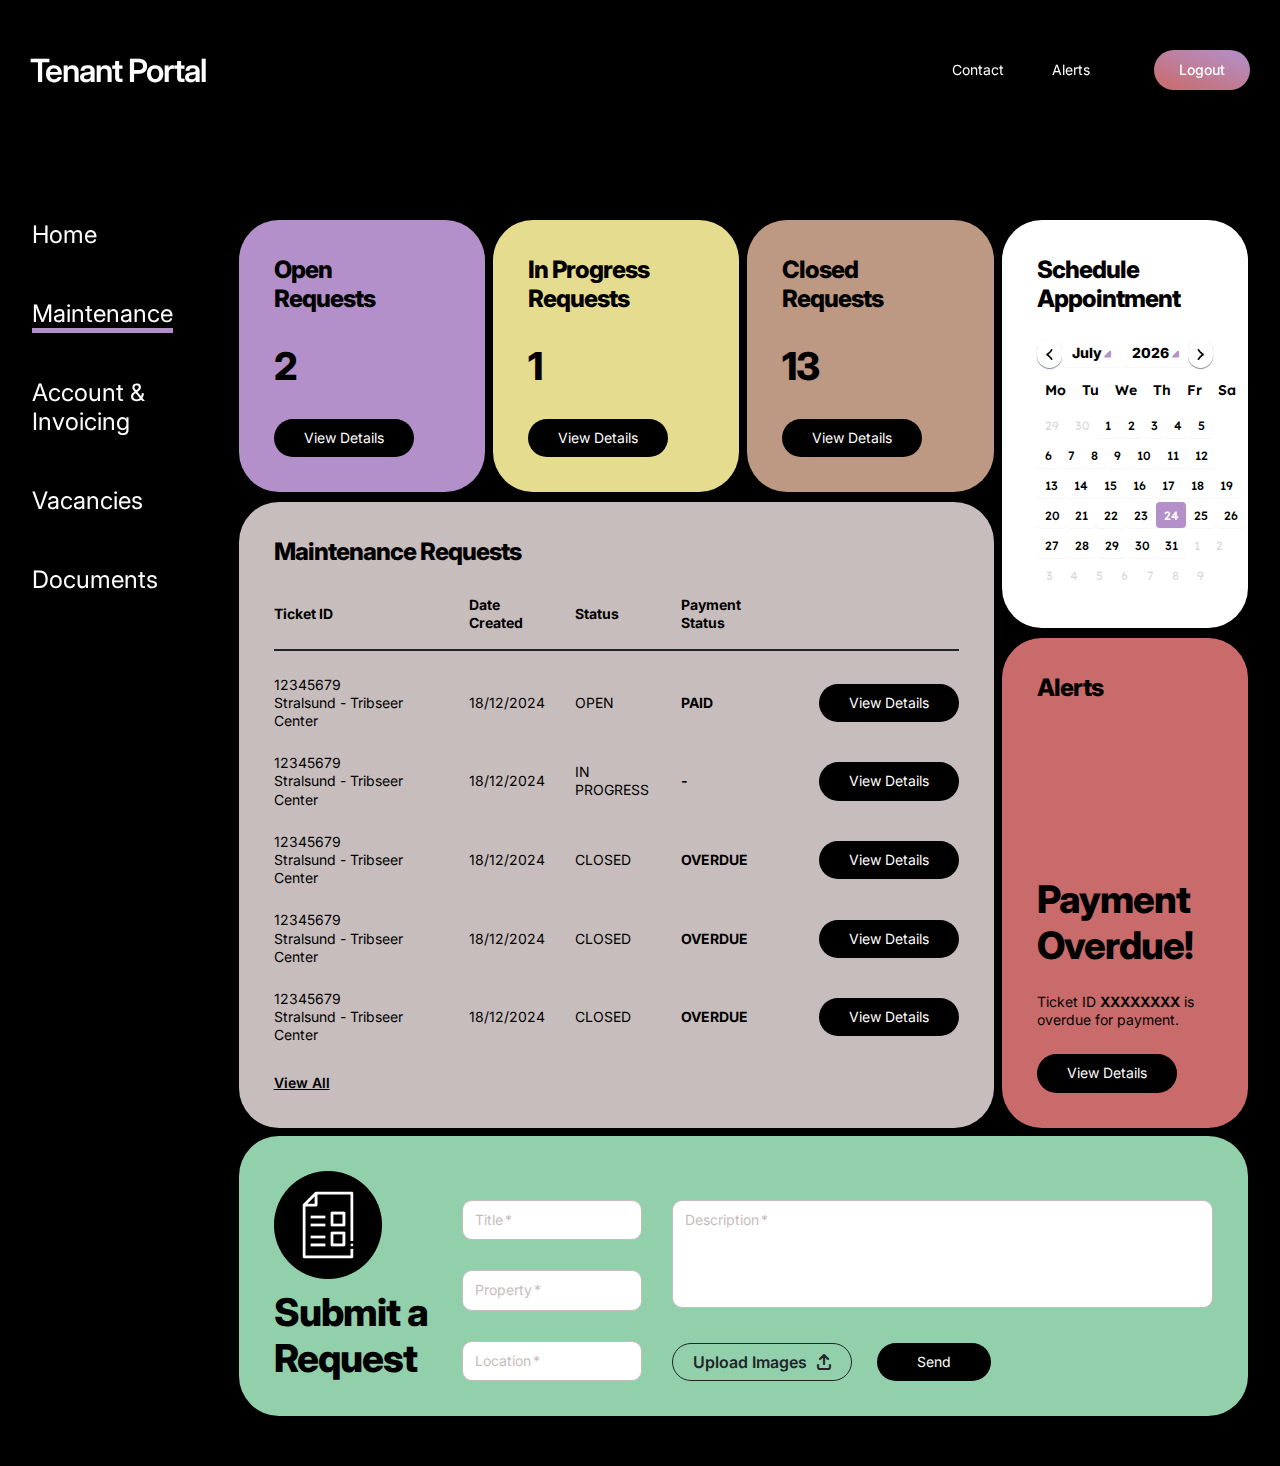
<file: Maintenance.html>
<!DOCTYPE html>
<html lang="en">

<head>
  <meta charset="UTF-8">
  <meta name="viewport" content="width=device-width, initial-scale=1.0">
  <title>Maintenance</title>
  <link rel="stylesheet" href="style.css">
</head>

<body class="maintanance active">
  <!-- Main section: page layout with sidebar and main content -->
  <section class="row justify-content-between max-1635 mx-auto ">

    <!-- Sidebar -->
    <aside class="col-2 position-sticky top-50 start-0 z-1 sidebar">

      <!-- Top navigation inside sidebar -->
      <header class="position-fixed main-nav max-1635 px-10 px-xl-30">
        <div class="d-flex justify-content-between align-items-center">
          <h3 class="pg-title text-white mb-0"><a href="home.html">Tenant Portal</a></h3>

          <!-- Header menu items -->
          <nav class="portal-menu desc-nav position-relative">
            <ul class="d-flex bg-none align-items-center mb-0">
              <li class="list-group-item bg-transparent text-white border-0 pe-5"><a href="contact.html">Contact</a>
              </li>
              <li class="list-group-item bg-transparent text-white border-0 pe-5 me-3"><a href="alerts.html">Alerts</a>
              </li>
              <li class="list-group-item bg-transparent text-white border-0 pe-0 py-0">
                <!-- Logout button -->
                <button class="w-100 grd-btn lg-out">
                  <a href="index.html" style="font-weight: 500 !important;">Logout</a>
                </button>
              </li>
            </ul>
          </nav>
        </div>
      </header>

      <!-- Sidebar navigation links -->
      <nav class="side-nav mt-150 pt-20">
        <ul class="d-flex flex-column ps-0 fs-24">
          <li class="list-group-item my-max-content"><a href="home.html">Home</a></li>
          <li class="list-group-item my-max-content current-page"><a href="Maintenance.html">Maintenance</a></li>
          <li class="list-group-item my-max-content"><a href="#">Account & Invoicing</a></li>
          <li class="list-group-item my-max-content"><a href="#">Vacancies</a></li>
          <li class="list-group-item my-max-content mb-0"><a href="Documents.html">Documents</a></li>
        </ul>
      </nav>
    </aside>

    <!-- Main content area -->
    <div class="col-10 mt-150 pt-20 position-relative z-bottom">
      <div class="main d-flex flex-column gap-3">

        <div class="row g-2 align-items-stretch ">
          <div class="col-9 req-blocks">
            <div class="row g-2">
              <div class="col-4">
                <div class="open-req bg-light-purple px-35 py-35 rounded-40 d-flex flex-column space-row-30 w-100">
                  <h4 class="fw-800">Open <br> Requests</h4>
                  <h2 class="fw-800">2</h2>
                  <button class="dark"><a href="#">View Details</a></button>
                </div>
              </div>
              <div class="col-4">
                <div class="inpro-req bg-light-yellow px-35 py-35 rounded-40 d-flex flex-column space-row-30 w-100">
                  <h4 class="fw-800">In Progress <br> Requests</h4>
                  <h2 class="fw-800">1</h2>
                  <button class="dark"><a href="#">View Details</a></button>
                </div>
              </div>
              <div class="col-4">
                <div class="closed-req bg-light-brown px-35 py-35 rounded-40 d-flex flex-column space-row-30 w-100">
                  <h4 class="fw-800">Closed <br> Requests</h4>
                  <h2 class="fw-800">13</h2>
                  <button class="dark"><a href="#">View Details</a></button>
                </div>
              </div>
            </div>
            <div class="row mt-10">
              <!-- Recent maintenance requests -->
              <div class="col-12">
                <div class="r-req px-35 py-35 bg-silver-pink rounded-40">
                  <div class="titlebar d-flex justify-content-between align-items-center">
                    <h4 class="fw-800">Maintenance Requests</h4>
                    <div class="pymt-status d-none">
                      <button type="button" class="sts-btn mr-25">open</button>
                      <button type="button" class="sts-btn mr-25">In Progress</button>
                      <button type="button" class="sts-btn">Closed</button>
                    </div>
                  </div>

                  <!-- Table header -->
                  <div class="req-data mt-30">
                    <div class="row g-0 gap-4 align-items-center border-2 border-bottom border-dark pb-3 d-head mb-5">
                      <div class="col-3 fw-700">Ticket ID</div>
                      <div class="col fw-700">Date Created</div>
                      <div class="col fw-700">Status</div>
                      <div class="col fw-700">Payment Status </div>
                      <div class="col-3 fw-700"></div>
                    </div>

                    <!-- Table body with sample rows -->
                    <div class="d-body d-flex gap-4 flex-column pt-20 mb-30">
                      <div class="row g-0 gap-4 align-items-center">
                        <div class="col-3">12345679 <br>Stralsund - Tribseer Center</div>
                        <div class="col">18/12/2024</div>
                        <div class="col">OPEN</div>
                        <div class="col fw-700">PAID</div>
                        <div class="col-3">
                          <button class="dark ml-auto d-block"><a href="#">View Details</a></button>
                        </div>
                      </div>
                      <div class="row g-0 gap-4 align-items-center">
                        <div class="col-3">12345679 <br>Stralsund - Tribseer Center</div>
                        <div class="col">18/12/2024</div>
                        <div class="col">IN PROGRESS</div>
                        <div class="col fw-700">-</div>
                        <div class="col-3">
                          <button class="dark ml-auto d-block"><a href="#">View Details</a></button>
                        </div>
                      </div>
                      <div class="row g-0 gap-4 align-items-center">
                        <div class="col-3">12345679 <br>Stralsund - Tribseer Center</div>
                        <div class="col">18/12/2024</div>
                        <div class="col">CLOSED</div>
                        <div class="col fw-700">OVERDUE</div>
                        <div class="col-3">
                          <button class="dark ml-auto d-block"><a href="#">View Details</a></button>
                        </div>
                      </div>
                      <div class="row g-0 gap-4 align-items-center">
                        <div class="col-3">12345679 <br>Stralsund - Tribseer Center</div>
                        <div class="col">18/12/2024</div>
                        <div class="col">CLOSED</div>
                        <div class="col fw-700">OVERDUE</div>
                        <div class="col-3">
                          <button class="dark ml-auto d-block"><a href="#">View Details</a></button>
                        </div>
                      </div>
                      <div class="row g-0 gap-4 align-items-center">
                        <div class="col-3">12345679 <br>Stralsund - Tribseer Center</div>
                        <div class="col">18/12/2024</div>
                        <div class="col">CLOSED</div>
                        <div class="col fw-700">OVERDUE</div>
                        <div class="col-3">
                          <button class="dark ml-auto d-block"><a href="#">View Details</a></button>
                        </div>
                      </div>
                    </div>
                  </div>

                  <!-- Link to view all requests -->
                  <a href="#" class="text-dark fw-600 text-decoration-underline d-inline-block">View All</a>
                </div>
              </div>
            </div>
          </div>
          <div class="col-3">
            <div class="schedule-alert-cards d-flex flex-column space-row-10 h-100">
              <div class="schedule-app bg-white px-35 py-35 rounded-40 col">
                <h4 class="fw-800 mb-25">Schedule <br> Appointment</h4>
                <div class="calendar space-row-5 d-flex flex-column">

                  <!-- Header -->
                  <div class="calendar-header d-flex justify-content-between align-items-center">
                    <button class="nav-btn" id="prevBtn"><img src="assets/cal-left.png" alt=""></button>
                    <div class="months-years-category d-flex">
                      <div class="select-wrapper month-container">
                        <span class="size-helper fw-800" id="monthSizeHelper"></span>
                        <select class="month-year-select fw-600" id="monthSelect">
                          <option value="0">January</option>
                          <option value="1">February</option>
                          <option value="2">March</option>
                          <option value="3" selected>April</option>
                          <option value="4">May</option>
                          <option value="5">June</option>
                          <option value="6">July</option>
                          <option value="7">August</option>
                          <option value="8">September</option>
                          <option value="9">October</option>
                          <option value="10">November</option>
                          <option value="11">December</option>
                        </select>
                        <i class="fa-solid fa-caret-right"></i>
                      </div>
                      <div class="year-container">
                        <select class="month-year-select fw-800" id="yearSelect">
                          <!-- Years will be generated by JavaScript -->
                        </select>
                        <i class="fa-solid fa-caret-right"></i>
                      </div>
                    </div>
                    <button class="nav-btn" id="nextBtn"><img src="assets/cal-right.png" alt=""></button>
                  </div>

                  <!-- Days of Week -->
                  <div class="weekdays d-flex justify-content-around">
                    <div class="weekday">Mo</div>
                    <div class="weekday">Tu</div>
                    <div class="weekday">We</div>
                    <div class="weekday">Th</div>
                    <div class="weekday">Fr</div>
                    <div class="weekday">Sa</div>
                    <div class="weekday">Su</div>
                  </div>

                  <div class="weeks-container d-flex flex-column justify-content-around" id="weeksContainer"></div>
                  <!-- Days will be generated by JavaScript -->
                </div>
              </div>
              <div class="autoslider d-flex overflow-hidden h-50 flex-row col">
                <!-- First alert slide -->
                <div
                  class="slider-1 px-35 py-35 bg-rose-red rounded-40 d-flex flex-column justify-content-between position-relative">
                  <h4 class="fw-800">Alerts</h4>
                  <div class="content-inner">
                    <h2 class="fs-38 text-dark mb-25 fw-800">Payment Overdue!</h2>
                    <p class="text-dark pb-5 mb-20">Ticket ID <strong>XXXXXXXX</strong> is overdue for payment.</p>
                    <button class="dark"><a href="#">View Details</a></button>
                  </div>
                </div>
                <!-- Second alert slide -->
                <div
                  class="slider-2 px-35 py-35 bg-white rounded-40 d-flex flex-column justify-content-between position-relative">
                  <h4 class="fw-800">Alerts</h4>
                  <div class="content-inner">
                    <h2 class="fs-38 text-dark mb-25 fw-800">Upcoming Maintenance</h2>
                    <p class="text-dark pb-5 mb-20">ID XXXXXXX is due to begin work on <strong>09.09.2025</strong>.</p>
                    <button class="dark"><a href="#">View Details</a></button>
                  </div>
                </div>
              </div>
            </div>
          </div>
          <div class="col-12">
            <div class="sub-req d-flex bg-mint-green rounded-40 px-35 py-35 justify-content-between ">
              <div class="title-box sub-req-child">
                <img src="assets/Submit_a_request.png" alt="Submit a Request">
                <h2 class="fw-800 mt-10">Submit a Request</h2>
              </div>
              <form action="" class="form-box d-flex sub-req-child space-30">
                <div class="f-inner-right-box d-flex flex-column space-row-30 w-25 justify-content-end">
                  <div class="title input-box">
                    <label for="title">Title</label>
                    <input type="text" id="title" name="title" required>
                  </div>

                  <div class="property input-box">
                    <label for="property">Property</label>
                    <input type="text" id="property" name="property" required>
                  </div>

                  <div class="location input-box">
                    <label for="location">Location</label>
                    <input type="text" id="location" name="location" required>
                  </div>
                </div>

                <div class="f-inner-right-box d-flex flex-column space-row-30 w-75 justify-content-end">
                  <div class="desc input-box">
                    <label for="desc">Description</label>
                    <textarea id="desc" name="desc" required style="resize:none; height: 108px; "></textarea>
                  </div>
                  <div class="upload-sub-btns d-flex space-25">
                    <div class="upload-btn-wrapper position-relative ">
                      <button class="btn px-20 cursor-pointer border border-dark rounded-50 fw-600">Upload Images<i class="fa-solid fa-arrow-up-from-bracket ml-10"></i></button>
                      <input type="file" name="myfile" class="position-absolute top-0 start-0 h-100 w-100 opacity-0 cursor-pointer"/>
                    </div>
                    <button class="dark px-40" type="submit"><a href="#">Send</a></button>
                  </div>
                </div>
              </form>
            </div>
          </div>
        </div>
      </div>
    </div>

  </section>

  <!-- Calender Script -->
  <script>
    const today = new Date();
    let currentMonth = today.getMonth();
    let currentYear = today.getFullYear();

    const monthNames = ["January", "February", "March", "April", "May", "June",
      "July", "August", "September", "October", "November", "December"];

    // Function to resize select based on content
    function resizeSelect(selectId, helperId) {
      const select = document.getElementById(selectId);
      const helper = document.getElementById(helperId);
      const selectedText = select.options[select.selectedIndex].text;
      helper.textContent = selectedText;
      select.style.width = (helper.offsetWidth) + 'px';
    }

    // Generate year options
    function populateYearSelect() {
      const yearSelect = document.getElementById('yearSelect');
      const startYear = 2020;
      const endYear = 2030;

      for (let year = startYear; year <= endYear; year++) {
        const option = document.createElement('option');
        option.value = year;
        option.textContent = year;
        yearSelect.appendChild(option);
      }
    }

    function generateCalendar(month, year) {
      const weeksContainer = document.getElementById('weeksContainer');
      const monthSelect = document.getElementById('monthSelect');
      const yearSelect = document.getElementById('yearSelect');

      monthSelect.value = month;
      yearSelect.value = year;

      // Resize month select to fit content
      resizeSelect('monthSelect', 'monthSizeHelper');

      weeksContainer.innerHTML = '';

      const firstDay = new Date(year, month, 1).getDay();
      const daysInMonth = new Date(year, month + 1, 0).getDate();
      const daysInPrevMonth = new Date(year, month, 0).getDate();

      // Adjust for Monday start (0 = Sunday, 1 = Monday, etc.)
      const startDay = firstDay === 0 ? 6 : firstDay - 1;

      // Create array of all days to display
      const allDays = [];

      // Previous month days
      for (let i = startDay - 1; i >= 0; i--) {
        allDays.push({
          day: daysInPrevMonth - i,
          isOtherMonth: true
        });
      }

      // Current month days
      const todayObj = new Date();
      const todayDate = todayObj.getDate();
      const todayMonth = todayObj.getMonth();
      const todayYear = todayObj.getFullYear();

      for (let day = 1; day <= daysInMonth; day++) {
        const isToday = month === todayMonth && year === todayYear && day === todayDate;

        allDays.push({
          day: day,
          isOtherMonth: false,
          isToday: isToday
        });
      }

      // Next month days to complete 6 weeks
      const remainingDays = 42 - allDays.length;
      for (let day = 1; day <= remainingDays; day++) {
        allDays.push({
          day: day,
          isOtherMonth: true
        });
      }

      // Create 6 week blocks
      for (let week = 0; week < 6; week++) {
        const weekBlock = document.createElement('div');
        weekBlock.className = 'week-block';

        const daysGrid = document.createElement('div');
        daysGrid.className = 'days';

        // Add 7 days to this week
        for (let day = 0; day < 7; day++) {
          const dayIndex = week * 7 + day;
          const dayData = allDays[dayIndex];

          const dayDiv = document.createElement('div');
          dayDiv.className = 'day';

          if (dayData.isOtherMonth) {
            dayDiv.classList.add('other-month');
          }

          if (dayData.isToday) {
            dayDiv.classList.add('today');
          }

          dayDiv.textContent = dayData.day;
          daysGrid.appendChild(dayDiv);
        }

        weekBlock.appendChild(daysGrid);
        weeksContainer.appendChild(weekBlock);
      }
    }

    document.getElementById('prevBtn').addEventListener('click', () => {
      currentMonth--;
      if (currentMonth < 0) {
        currentMonth = 11;
        currentYear--;
      }
      generateCalendar(currentMonth, currentYear);
    });

    document.getElementById('nextBtn').addEventListener('click', () => {
      currentMonth++;
      if (currentMonth > 11) {
        currentMonth = 0;
        currentYear++;
      }
      generateCalendar(currentMonth, currentYear);
    });

    document.getElementById('monthSelect').addEventListener('change', (e) => {
      currentMonth = parseInt(e.target.value);
      generateCalendar(currentMonth, currentYear);
    });

    document.getElementById('yearSelect').addEventListener('change', (e) => {
      currentYear = parseInt(e.target.value);
      generateCalendar(currentMonth, currentYear);
    });

    // Initialize calendar
    populateYearSelect();
    generateCalendar(currentMonth, currentYear);

    // Initial resize for month only
    resizeSelect('monthSelect', 'monthSizeHelper');
  </script>

  <!-- Form script for auto label hide -->
  <script>// Add this JavaScript to your project

    document.addEventListener('DOMContentLoaded', function () {
      // Get all input and textarea elements within .input-box
      const inputs = document.querySelectorAll('.input-box input, .input-box textarea');

      inputs.forEach(input => {
        // Check on page load if input has value
        checkAndUpdateLabel(input);

        // Listen for input events
        input.addEventListener('input', function () {
          checkAndUpdateLabel(this);
        });

        // Listen for focus
        input.addEventListener('focus', function () {
          checkAndUpdateLabel(this);
        });

        // Listen for blur
        input.addEventListener('blur', function () {
          checkAndUpdateLabel(this);
        });
      });

      function checkAndUpdateLabel(element) {
        const label = element.closest('.input-box').querySelector('label');

        // Hide label if input has value OR if input is focused
        if (element.value.trim() !== '' || document.activeElement === element) {
          label.classList.add('hidden');
        } else {
          label.classList.remove('hidden');
        }
      }
    });</script>
</body>

</html>
</file>
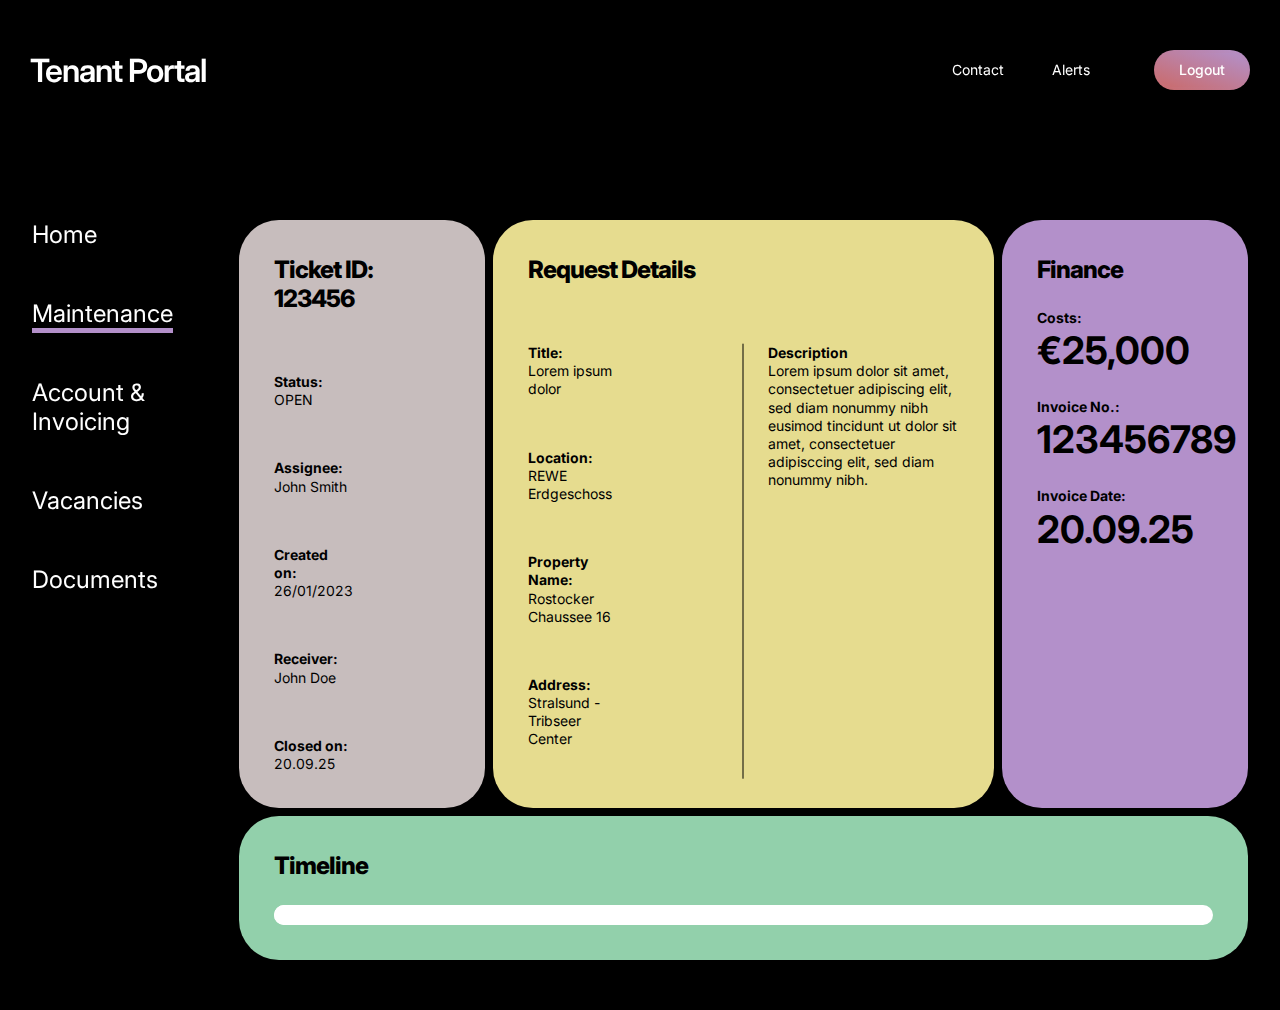
<file: request-details.html>
<!DOCTYPE html>
<html lang="en">

<head>
  <meta charset="UTF-8">
  <meta name="viewport" content="width=device-width, initial-scale=1.0">
  <title>Request Details</title>
  <link rel="stylesheet" href="style.css">
</head>

<body class="maintanance active">
  <!-- Main section: page layout with sidebar and main content -->
  <section class="row justify-content-between max-1635 mx-auto ">

    <!-- Sidebar -->
    <aside class="col-2 position-sticky top-50 start-0 z-1 sidebar">

      <!-- Top navigation inside sidebar -->
      <header class="position-fixed main-nav max-1635 px-10 px-xl-30">
        <div class="d-flex justify-content-between align-items-center">
          <h3 class="pg-title text-white mb-0"><a href="home.html">Tenant Portal</a></h3>

          <!-- Header menu items -->
          <nav class="portal-menu desc-nav position-relative">
            <ul class="d-flex bg-none align-items-center mb-0">
              <li class="list-group-item bg-transparent text-white border-0 pe-5"><a href="contact.html">Contact</a>
              </li>
              <li class="list-group-item bg-transparent text-white border-0 pe-5 me-3"><a href="alerts.html">Alerts</a>
              </li>
              <li class="list-group-item bg-transparent text-white border-0 pe-0 py-0">
                <!-- Logout button -->
                <button class="w-100 grd-btn lg-out">
                  <a href="index.html" style="font-weight: 500 !important;">Logout</a>
                </button>
              </li>
            </ul>
          </nav>
        </div>
      </header>

      <!-- Sidebar navigation links -->
      <nav class="side-nav mt-150 pt-20">
        <ul class="d-flex flex-column ps-0 fs-24">
          <li class="list-group-item my-max-content"><a href="home.html">Home</a></li>
          <li class="list-group-item my-max-content current-page"><a href="Maintenance.html">Maintenance</a></li>
          <li class="list-group-item my-max-content"><a href="#">Account & Invoicing</a></li>
          <li class="list-group-item my-max-content"><a href="#">Vacancies</a></li>
          <li class="list-group-item my-max-content mb-0"><a href="Documents.html">Documents</a></li>
        </ul>
      </nav>
    </aside>

    <!-- Main content area -->
    <div class="col-10 mt-150 pt-20 position-relative z-bottom">
      <div class="main d-flex flex-column gap-3">

        <div class="row g-2">
          <div class="col-3">
            <div class="ticket-details bg-silver-pink rounded-40 px-35 py-35 details-container h-100">
              <h4 class="fw-800 mb-60">Ticket ID: <span id="maintenence-ticket-id" contenteditable="FALSE">123456</span>
              </h4>
              <div class="content-inner">
                <div
                  class="details-card d-flex flex-wrap justify-content-between space-col-20 space-row-50 align-items-stretch">
                  <p class="details"><strong class="d-block">Status:</strong><span class="details-data">OPEN</span></p>
                  <p class="details"><strong class="d-block">Assignee:</strong><span class="details-data">John
                      Smith</span></p>
                  <p class="details"><strong class="d-block">Created on:</strong><span
                      class="details-data">26/01/2023</span></p>
                  <p class="details"><strong class="d-block">Receiver:</strong><span class="details-data">John
                      Doe</span></p>
                  <p class="details"><strong class="d-block">Closed on:</strong><span
                      class="details-data">20.09.25</span></p>
                </div>
              </div>
            </div>
          </div>
          <div class="col-6">
            <div class="request-details bg-light-yellow rounded-40 px-35 py-35 details-container h-100">
              <h4 class="fw-800 mb-60">Request Details</h4>
              <div class="content-inner d-flex space-50 position-relative ">
                <div
                  class="details-card d-flex flex-wrap justify-content-between space-col-20 space-row-50 align-items-stretch w-50">
                  <p class="details"><strong class="d-block">Title:</strong><span class="details-data">Lorem ipsum
                      dolor</span></p>
                  <p class="details"><strong class="d-block">Location:</strong><span class="details-data">REWE
                      Erdgeschoss</span></p>
                  <p class="details"><strong class="d-block">Property Name:</strong><span class="details-data">Rostocker
                      Chaussee 16</span></p>
                  <p class="details"><strong class="d-block">Address:</strong><span class="details-data">Stralsund -
                      Tribseer Center</span></p>
                </div>
                <div class="desc-card w-50">
                  <p class="details"><strong class="d-block">Description</strong><span class="details-data">Lorem ipsum
                      dolor sit amet, consectetuer adipiscing elit, sed diam nonummy nibh eusimod tincidunt ut dolor sit
                      amet, consectetuer adipisccing elit, sed diam nonummy nibh.</span></p>
                </div>
              </div>
            </div>
          </div>
          <div class="col-3">
            <div
              class="finance-details bg-light-purple rounded-40 px-35 py-35 details-container h-100 d-flex flex-column space-25">
              <h4 class="fw-800">Finance</h4>
              <div class="content-inner">
                <div class="details-card d-flex flex-column space-25">
                  <p class="details"><strong class="d-block">Costs:</strong><span
                      class="details-data fs-38 fw-700">€25,000</span></p>
                  <p class="details"><strong class="d-block">Invoice No.:</strong><span
                      class="details-data fs-38 fw-700">123456789</span></p>
                  <p class="details"><strong class="d-block">Invoice Date:</strong><span
                      class="details-data fs-38 fw-700">20.09.25</span></p>
                </div>

              </div>
            </div>
          </div>
          <div class="col-12">
            <div class="timeline-details bg-mint-green rounded-40 px-35 py-35 details-container d-flex flex-column space-25">
              <h4 class="fw-800">Timeline</h4>

              <div class="progress bg-white rounded-50" style="height: 20px;">
                <div class="progress-bar bg-white" style="width: 75%"></div>
              </div>
            </div>
          </div>
        </div>

      </div>
    </div>

  </section>

</body>

</html>
</file>
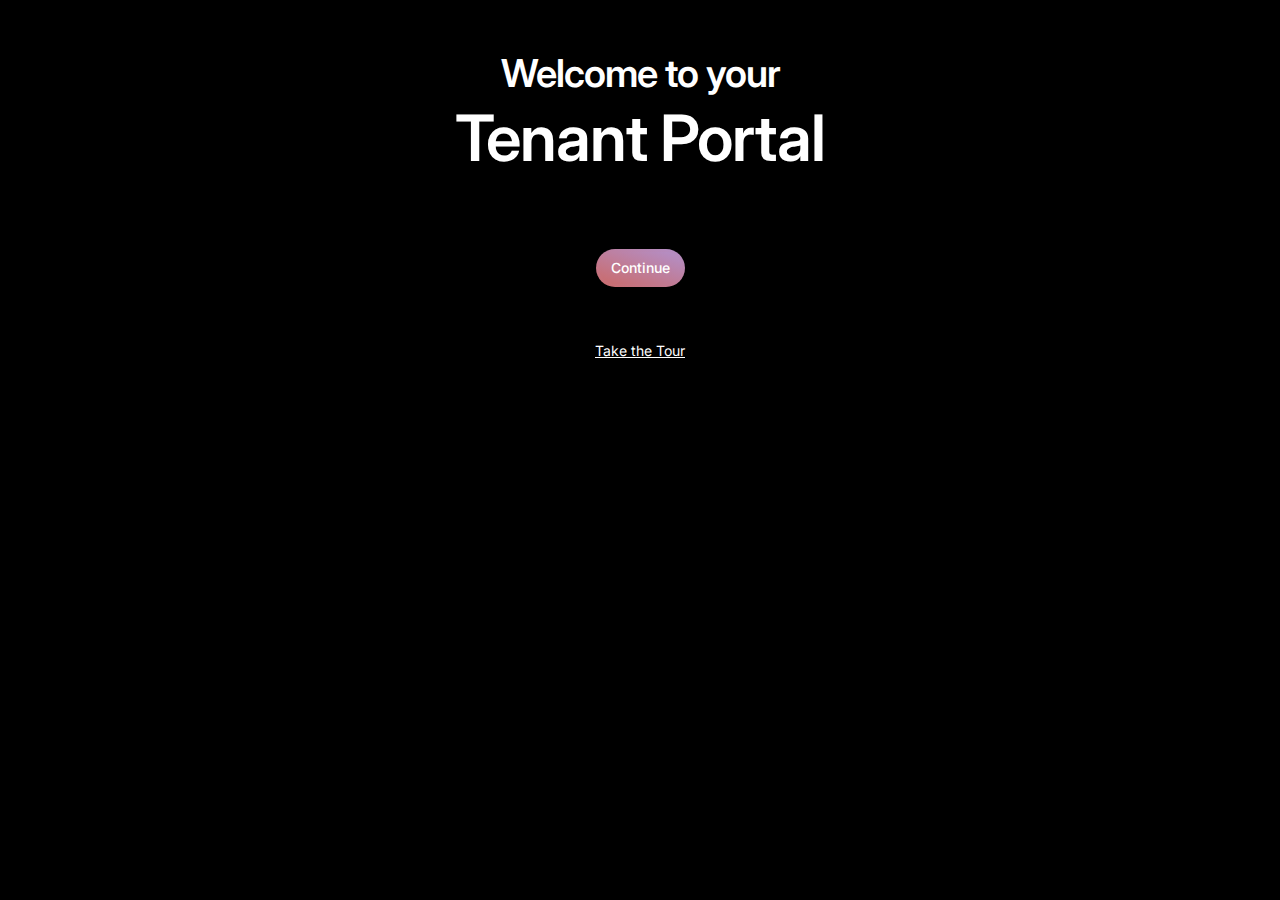
<file: welcome.html>
<!DOCTYPE html>
<html lang="en">
<head>
  <meta charset="UTF-8">
  <meta name="viewport" content="width=device-width, initial-scale=1.0">
  <title>Welcome</title>
  <link rel="stylesheet" href="style.css">
  <link href="https://fonts.googleapis.com/css2?family=Inter:ital,opsz,wght@0,14..32,100..900;1,14..32,100..900&display=swap" rel="stylesheet">
</head>
<body>
  <!-- Full-page container, centers content -->
  <div class="container text-white text-center d-flex align-items-center justify-content-center h-100">

    <!-- Inner content wrapper -->
    <div class="container-inner">

      <!-- Subheading -->
      <h2>Welcome to your</h2>

      <!-- Main heading -->
      <h1>Tenant Portal</h1>

      <!-- Continue button -->
      <button class="w-100 grd-btn mt-70 mb-55">
        <a href="home.html">Continue</a>
      </button>

      <!-- Optional tour link -->
      <a href="#" class="text-decoration-underline d-block">Take the Tour</a>

    </div>
  </div>
</body>

</html>
</file>
<file: style.css>
@import url('https://cdn.jsdelivr.net/npm/bootstrap@5.2.3/dist/css/bootstrap.min.css');
@import "reboot.css";
@import url('https://cdnjs.cloudflare.com/ajax/libs/font-awesome/6.2.1/css/all.min.css');
@import url('https://fonts.googleapis.com/css2?family=Inter:ital,opsz,wght@0,14..32,100..900;1,14..32,100..900&family=Lexend:wght@100..900&display=swap');


body{ background-color: #000000 !important; font-family: 'inter' !important; position: relative; padding: 50px; min-height: 100vh; min-width: 100%; box-sizing: border-box; max-width: 100vw; }

body, p{ font-size: 14px !important; line-height: 1.3 !important; color: #000000 !important; }

/* body::before{ content: ''; width: 50vw; height: 50vw;  background: radial-gradient(#5e4c6b, #b390ca);   border-radius: 50%; filter: blur(50px); opacity: 0.3; position: absolute; z-index: -5; top: 50%; pointer-events: none; left: 0%; transform: translate(-50%, -50%); } */

.max-340{ max-width: 340px !important; }

a, a:hover, a:focus{ color: #fff; text-decoration: none; }

input.grd-border, input.grd-border:hover, input.grd-border:focus{ border: 3px solid transparent; border-radius: 25px; background: linear-gradient(#1B1B1B, #1B1B1B) padding-box, linear-gradient(45deg,  #B390CA, #CA6B6B) border-box; color: #fff; padding: 10px 15px !important; outline: 0 !important; }

button{ max-width: max-content; }

button.dark{ background: #000000 !important; padding: 10px 30px; border-radius: 30px; color: #fff !important; outline: 0; border: 0; }
button.dark:hover{background: #fff !important; }
button.dark:hover a{ color: #000000 !important; font-weight: 500; }

button.grd-btn { border: 3px solid transparent; border-radius: 25px; background: linear-gradient(200deg, #B390CA, #CA6B6B) padding-box, linear-gradient(200deg,  #B390CA, #CA6B6B) border-box; color: #fff; padding: 7px 12px; font-weight: 500; }

button.grd-btn:hover, button.grd-btn:focus { border: 3px solid transparent; border-radius: 25px; background: linear-gradient(30deg, #B390CA, #CA6B6B) padding-box, linear-gradient(30deg,  #B390CA, #CA6B6B) border-box; color: #fff; padding: 7px 12px; }

button.lg-out, button.lg-out:hover, button.lg-out:focus{ padding: 8px 22px; }

.cursor-pointer{ cursor: pointer; }

h1,h2,h3,h4,h5,h6{ font-family: 'inter'; font-weight: 600 !important; margin-bottom: 0 !important; height: max-content !important; letter-spacing: -1px; }
h1{ font-size: clamp(40px, 5vw, 100px) !important; line-height: 1.3 !important; }
h2{ font-size: clamp(30px, 3vw, 48px) !important; line-height: 1.2 !important; }
h3{ font-size: 32px !important; line-height: 39px !important; }
h4{ font-size: 24px !important; line-height: 29px !important; color: #000000 !important; }
h5{ font-size: 20px !important; line-height: 24px !important; }

.portal-menu::before{ content: ''; height: 140px; width: 470px; background-image: url("data:image/svg+xml,%3Csvg%20xmlns='http://www.w3.org/2000/svg'%20width='468'%20height='142'%20viewBox='0%200%20468%20142'%20fill='none'%3E%3Cpath%20d='M0%200H468V142H101.947C72.2307%20142%2045.6579%20123.494%2035.3529%2095.6211L0%200Z'%20fill='black'/%3E%3C/svg%3E"); background-repeat: no-repeat; background-size: cover; display: block; position: absolute; z-index: -1; top: 50%; left: 44%; transform: translate(-50%, -50%); }

.text-dark{ color: #000000 !important; }
.fs-24{ font-size: 24px !important; line-height: 29px !important; }
.fs-38{ font-size: 38px !important; line-height: 46px !important;}

.max-1635{ max-width: 1635px !important; }
.my-max-content{ max-width: max-content !important; }
.content-center{ display: flex; flex-direction: column; justify-content: center; align-items: center; text-align: center; }

.main-nav{ z-index: 999; width: 100%; top: 50px; margin: auto; left: 50%; transform: translateX(-50%); }
aside .side-nav li{ color: white !important; border-bottom: 5px solid transparent !important; background: transparent; padding-left: 0 !important; margin-bottom: 45px; display: inline-block; }
aside li:hover { border-color: #92D0AB !important; }

body.active .current-page{ border-color: #B390CA !important; }



/* Home Page Styles */
.lt-vac .info{ background-image: url("assets/latest_Vacancy_c.png"); background-size: cover; background-repeat: no-repeat ; }
.lt-eve .info{ background-image: url("assets/latest_event_c.png"); background-size: cover; background-repeat: no-repeat ; }

.sidebar{ top: 0 !important; height: 100vh; }
.autoslider [class*="slider-"]{ flex: 0 0 100%; }

.autoslider .slider-1{ animation: slideout 9s linear infinite; }
.autoslider .slider-2{ animation: slidein 9s linear infinite; }

@keyframes slideout{
  0%{ transform: translateX(0%); z-index: 1; }
  45%{ transform: translateX(0%); z-index: 1; }
  50%{ transform: translateX(100%); z-index: 1; }
  95%{ transform: translateX(100%); z-index: 0; }
  100%{ transform: translateX(0%); z-index: 0; }
}
@keyframes slidein{
  0%{ transform: translateX(0%); z-index: 0; }
  45%{ transform: translateX(0%); z-index: 0; }
  50%{ transform: translateX(-100%); z-index: 0; }
  95%{ transform: translateX(-100%); z-index: 1; }
  100%{ transform: translateX(0%); z-index: 1; }
}


/* Maintanace Request */
.sts-btn{ background-color: #C7BDBD !important; border: 1px solid #000000; border-radius: 25px; padding: 10px 20px; text-transform: uppercase; font-weight: 600; }
.sts-btn::after{ content: ''; font-family: 'Font Awesome 6 Free'; font-weight: 900; margin-left: 10px; font-size: 8px; color: #000000; display: inline-block; height: 14px; width: 14px; border: 2px solid #000000; border-radius: 50%; margin-bottom: -2px; }
.sts-btn:focus{ background-color: #000000 !important; border: 1px solid #000000; color: #fff !important; }
.sts-btn:focus::after{ border: 0px solid #fff; color: #fff; content: '\f00d'; font-size: 14px; }


/* Contact */
.details p{ margin-bottom: 0px !important; }
.details p a{ color: #000000 !important; }


/* Documents */
.expand-card .documents a{ font-weight: 600 !important; color: #000000 !important; }
.expand-card img{ max-width: 116px !important; height: auto; }
.cts-tgl-btn input{ width: 100%; height: 100%; opacity: 0; }
.cts-tgl-btn:has(input:checked){ margin-top: 10px; }
.cts-tgl-btn input:checked ~ .fa-chevron-down, .cts-tgl-btn .fa-chevron-up{ display: none !important; }
.cts-tgl-btn input:checked ~ .fa-chevron-up{ display: inline-block !important; margin-top: 2px; }
.docs-data .documents{ max-height: 115px !important; overflow: hidden; }
.docs-data .documents:has( ~ .cts-tgl-btn input:checked ){ max-height: max-content !important; transition: max-height 0.5s ease-in-out; }
.doc-wrap > .col-3:has(.cts-tgl-btn input:checked){ flex: 0 0 50% !important; max-width: 50% !important; }


/* Maintenance */
.schedule-alert-cards .schedule-app{ flex: 0 0 45%; }
.schedule-alert-cards .alert{ flex: 0 0 55%; }
.calendar .weeks-container .week-block .days{ display: flex; justify-content: space-around; }
.calendar .weeks-container .week-block .days .day{ text-align: center; padding: 6px 8px; height: 26px; width: 30px; font-size: 12px !important; }
.calendar-header .nav-btn{ background-color: white; border-radius: 50px; box-shadow: 0 1px 1px 0 rgba(0, 14, 51, 0.5); border: none; height: 30px; max-width: 30px; width: 30px; }
.months-years-category{ gap: 2px; }
.months-years-category .month-year-select{ border: none; cursor: pointer; padding: 5px 10px; appearance: none; -webkit-appearance: none; -moz-appearance: none; border-radius: 4px; width: max-content; max-width: max-content; position: relative; }
.months-years-category .month-year-select:focus{ outline: none; }
.month-year-select option{ width: max-content; max-width: max-content; }
.month-container, .year-container{ position: relative; }
:where(.month-container, .year-container) .fa-solid{ position: absolute; z-index: 2; rotate: 45deg; right: 8px; bottom: 5px; color: #B390CA; }
.month-container .month-year-select{ width: 100% !important; position: absolute; top: 0; left: 0; opacity: 0; z-index: 1; }
.calendar .size-helper{ display: inline-block; }
.calendar .size-helper, .month-year-select{ border-radius: 4px; background: #FFF; box-shadow: 0 0.656px 0.656px 0 rgba(0, 14, 51, 0.05); padding: 5px 18px 5px 10px !important;  }
.weekdays .weekday{ flex: 0 0 14.28%; text-align: center; font-weight: 600; color: #000000 !important; padding: 8px; font-family: lexend !important; }
.weeks-container{ row-gap: 4px !important; }
.weeks-container .week-block .day{ font-weight: 500; font-family: lexend !important; cursor: pointer; border-radius: 4px; }
.day.other-month { color: #00000027;  }
.weeks-container .week-block .day:not(.other-month){ background:  #FFF; box-shadow: 0 0.656px 0.656px 0 rgba(0, 14, 51, 0.05);  }
.weeks-container .week-block .day.today{ background: #B390CA; color: #fff; }
.weeks-container .week-block .day:hover.day:not(.other-month, .today){ outline: 1.5px solid #B390CA; }
.sub-req .sub-req-child:first-child{ flex: 0 0 20%; }
.sub-req .sub-req-child:last-child{ flex: 0 0 80%; }
.sub-req-child .input-box { position: relative; height: max-content; }
.sub-req-child .input-box label{ position: absolute; top: 11px; color: #C7BDBD !important; font-family: inter !important; left: 13px; font-weight: 400 !important; }
.sub-req-child .input-box label::after{ content: '*'; margin-left: 2px; }
.sub-req-child .input-box input, .sub-req-child .input-box textarea{ border: 1px solid #C7BDBD; background: #fff; border-radius: 10px; padding: 10px; width: 100%; }
.sub-req-child .input-box input:is(:hover, :focus), .sub-req-child .input-box textarea:is(:hover, :focus){ outline: none !important; }
.sub-req-child .input-box label.hidden { opacity: 0; visibility: hidden; transition: all 0.2s ease-in-out; }



/* Request Details */
#maintenence-ticket-id:is(:hover, :focus){ border: none !important; outline: none !important; box-shadow: none !important; }
.details-container .details-card .details{ flex: 0 0 45%; margin-bottom: 0 !important; }
.details-container.request-details .content-inner::after{ content: ''; width: 1px; height: calc(100% + 30px); background-color: #000; position: absolute; top: calc(50% + 15px); left: 50%; transform: translate(-50%, -50%); }













/* Responsive */

body{ padding: 50px 20px !important; }
</file>
